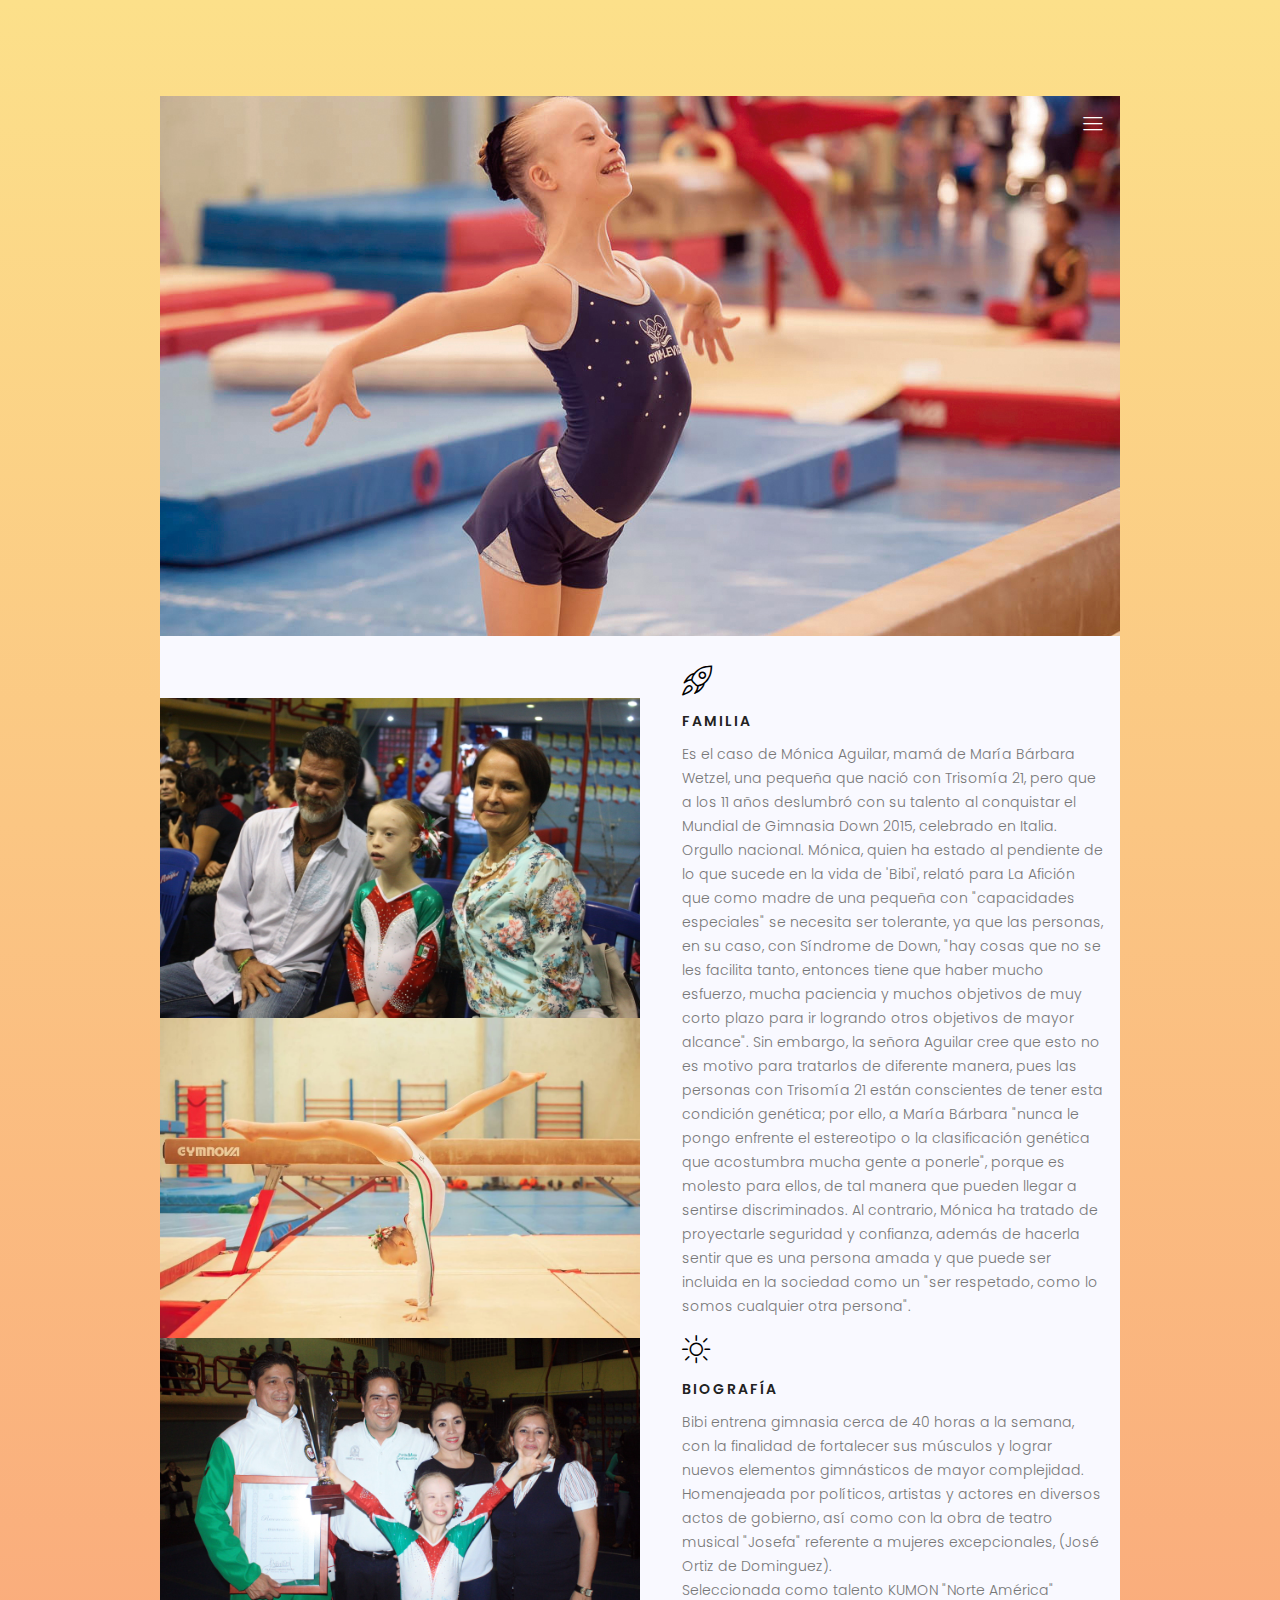
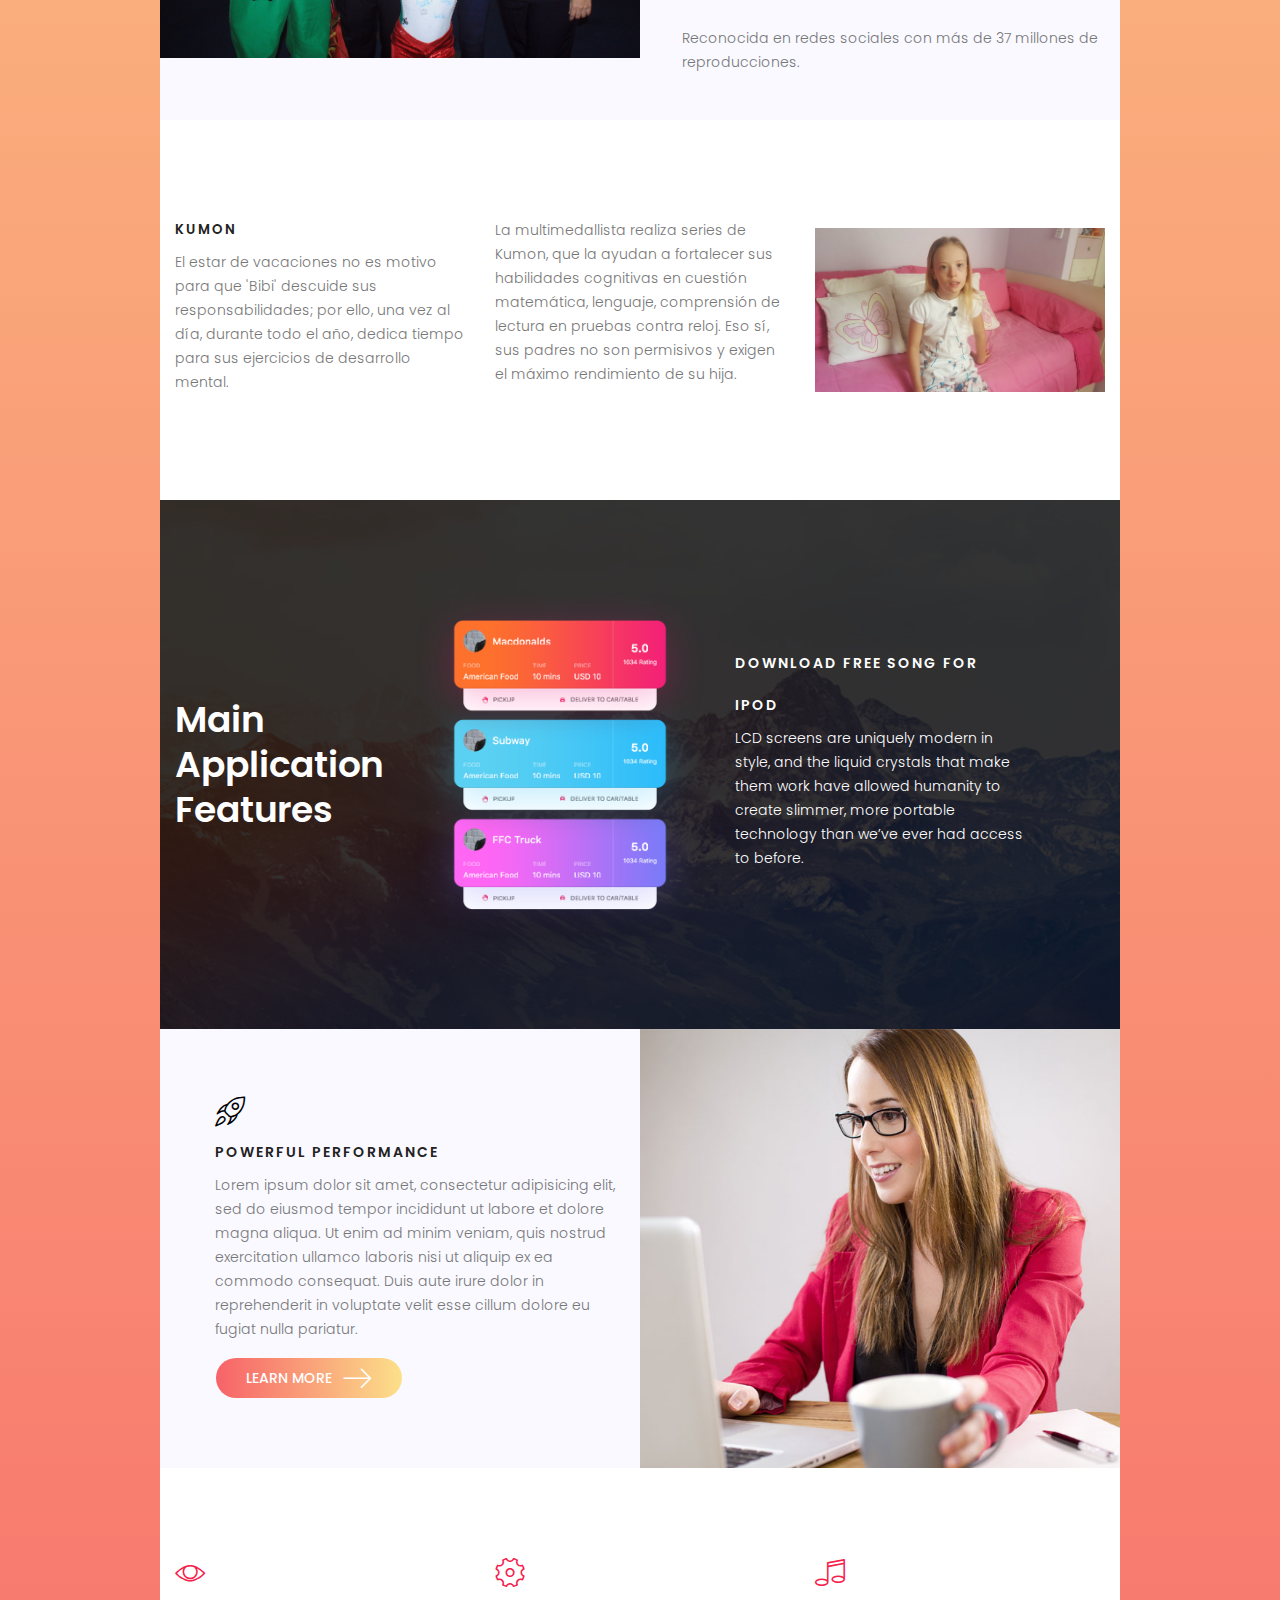
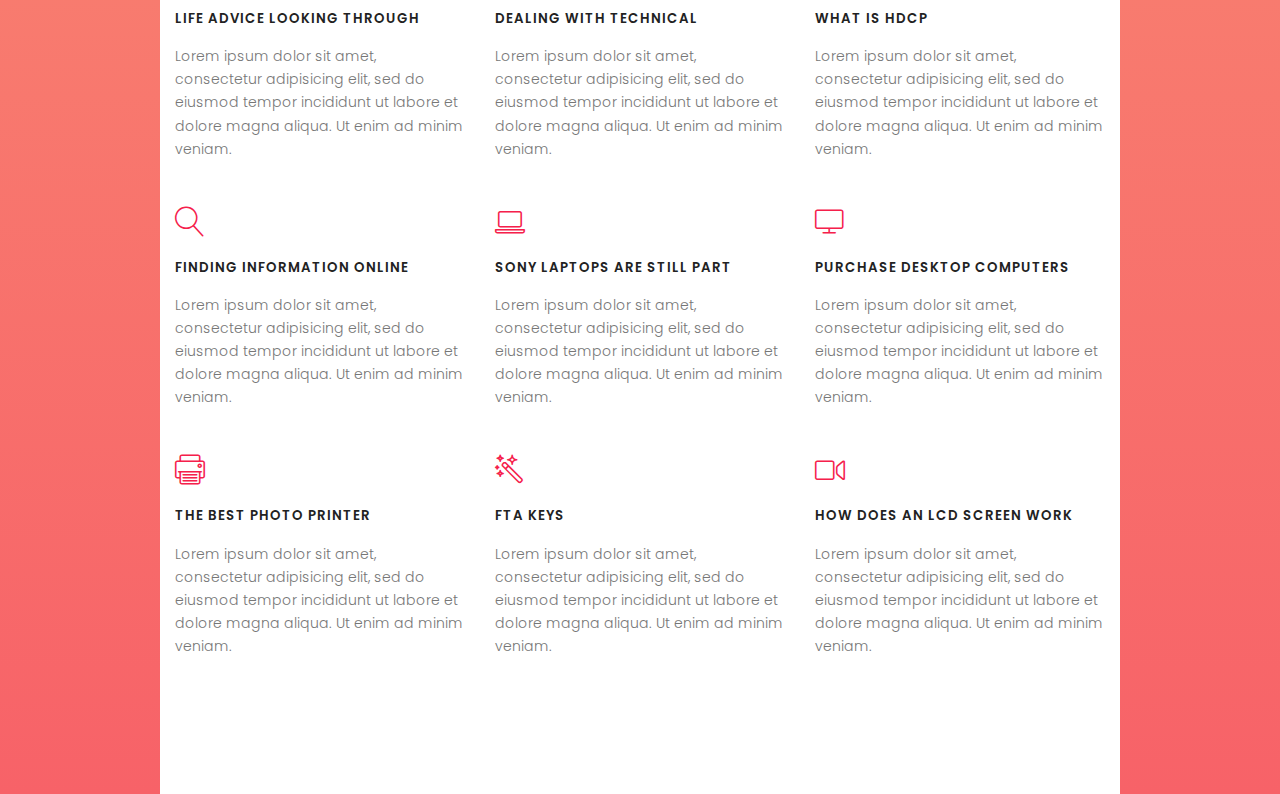
<file: index.html>
<!DOCTYPE html>
<html lang="zxx" class="no-js">
<head>
	<!-- Mobile Specific Meta -->
	<meta name="viewport" content="width=device-width, initial-scale=1, shrink-to-fit=no">
	<!-- Favicon-->
	<link rel="shortcut icon" href="img/fav.png">
	<!-- Author Meta -->
	<meta name="author" content="Colorlib">
	<!-- Meta Description -->
	<meta name="description" content="">
	<!-- Meta Keyword -->
	<meta name="keywords" content="">
	<!-- meta character set -->
	<meta charset="UTF-8">
	<!-- Site Title -->
	<title>Bibi Wetzel</title>

	<link href="https://fonts.googleapis.com/css?family=Poppins:300,500,600" rel="stylesheet">
		<!--
		CSS
		============================================= -->
		<link rel="stylesheet" href="css/linearicons.css">
		<link rel="stylesheet" href="css/owl.carousel.css">
		<link rel="stylesheet" href="css/font-awesome.min.css">
		<link rel="stylesheet" href="css/nice-select.css">
		<link rel="stylesheet" href="css/magnific-popup.css">
		<link rel="stylesheet" href="css/bootstrap.css">
		<link rel="stylesheet" href="css/main.css">
	</head>
	<body>
		<div class="main-wrapper-first">
			<div class="hero-area relative">
				<header>
					<div class="container">
						<div class="header-wrap">
							<div class="header-top d-flex justify-content-between align-items-center">
								<div class="logo">
									<!-- <a href="index.html"><img src="img/logo.png" alt=""></a> -->
								</div>
								<div class="main-menubar d-flex align-items-center">
									<nav class="hide">
										<a href="index.html">Inicio</a>
										<a href="generic.html">Historia</a>
										<a href="elements.html">Elements</a>
									</nav>
									<div class="menu-bar"><span class="lnr lnr-menu"></span></div>
								</div>
							</div>
						</div>
					</div>
				</header>
				<div class="banner-area">
					<div class="overlay hero-overlay-bg"></div>
					<div class="container">
						<div class="row height align-items-center justify-content-center">
							<div class="col-lg-7"></div>
						</div>
					</div>
				</div>
			</div>
		</div>
		<div class="main-wrapper">
			<!-- Start About Top Area -->
			<section class="about-top-area">
				<div class="container-fluid">
					<div class="row h-100 justify-content-start align-items-center">
						<div class="col-lg-6 about-left">
							<div class="overlay overlay-bg"></div>
							<img class="img-fluid" src="img/about1.jpg" alt="">
							<img class="img-fluid" src="img/bibi3.jpg" alt="">
							<img class="img-fluid" src="img/recibimiento-a-bibi-1.jpg" alt="">
						</div>
						<div class="col-lg-6 about-right pt-30 pb-30">
							<div class="single-desc">
								<span class="icon lnr lnr-rocket"></span>
								<h2>Familia</h2>
								<p>
									Es el caso de Mónica Aguilar, mamá de María Bárbara Wetzel,
									una pequeña que nació con Trisomía 21, pero que a los 11 años
									deslumbró con su talento al conquistar el Mundial de Gimnasia
									Down 2015, celebrado en Italia. Orgullo nacional. Mónica, quien
									ha estado al pendiente de lo que sucede en la vida de 'Bibi',
									relató para La Afición que como madre de una pequeña con "capacidades
									especiales" se necesita ser tolerante, ya que las personas, en
									su caso, con Síndrome de Down, "hay cosas que no se les facilita tanto,
									entonces tiene que haber mucho esfuerzo, mucha paciencia y muchos
									objetivos de muy corto plazo para ir logrando otros objetivos de
									mayor alcance". Sin embargo, la señora Aguilar cree que esto no es
									motivo para tratarlos de diferente manera, pues las personas con
									Trisomía 21 están conscientes de tener esta condición genética;
									por ello, a María Bárbara "nunca le pongo enfrente el estereotipo
									o la clasificación genética que acostumbra mucha gente a ponerle",
									porque es molesto para ellos, de tal manera que pueden llegar a
									sentirse discriminados. Al contrario, Mónica ha tratado de proyectarle
									seguridad y confianza, además de hacerla sentir que es una persona
									amada y que puede ser incluida en la sociedad como un "ser respetado,
									como lo somos cualquier otra persona".
								</p>
							</div>
							<div class="single-desc">
								<span class="icon lnr lnr-sun"></span>
								<h2>Biografía</h2>
								<p>
										Bibi entrena gimnasia cerca de 40 horas a la semana,
                    con la finalidad de fortalecer sus músculos y lograr
                    nuevos elementos gimnásticos de mayor
                    complejidad.<br>
								    Homenajeada por políticos, artistas y actores en diversos
                    actos de gobierno, así como con la obra de teatro musical
                    "Josefa" referente a mujeres excepcionales, (José Ortiz de Dominguez).
                    <br>
                    Seleccionada como talento KUMON "Norte América"
                    <br>
                    <br>
                  	Reconocida en redes sociales con más de 37 millones
                    de reproducciones.
								</p>
							</div>
						</div>
					</div>
				</div>
			</section>
			<!-- End About Top Area -->
			<!-- Start Feature Area -->
			<section class="feature-area pt-90 pb-90">
				<div class="container">
					<div class="row h-100 justify-content-end align-items-center">
						<div class="col-lg-4 col-md-4 single-feature">
							<h2>KUMON</h2>
							<p>
								El estar de vacaciones no es motivo para que 'Bibi' descuide sus
								responsabilidades; por ello, una vez al día, durante todo el año, dedica tiempo para sus ejercicios de desarrollo mental.
							</p>
						</div>
						<div class="col-lg-4 col-md-4 single-feature">
							<!-- <h2>Facts Why Inkjet Printing</h2> -->
							<p>
							La multimedallista realiza series de Kumon, que la ayudan a fortalecer
							sus habilidades cognitivas en cuestión matemática, lenguaje, comprensión
							de lectura en pruebas contra reloj. Eso sí, sus padres no son permisivos y
							exigen el máximo rendimiento de su hija.
							</p>
						</div>
						<div class="col-lg-4 col-md-4 single-feature">
							<img class="img-fluid" src="img/kumon.jpg" alt="">
						</div>
					</div>
				</div>
			</section>
			<!-- End Feature Area -->
			<!-- Start Offer Area -->
			<section class="offer-area relative pt-90 pb-90">
				<div class="container">
					<div class="row h-100 justify-content-start align-items-center">
						<div class="col-lg-3">
							<h2>Main <br>
								Application <br>
								Features
							</h2>
						</div>
						<div class="col-lg-4">
							<img class="img-fluid" src="img/screen.png" alt="">
						</div>
						<div class="offer-desc col-lg-4">
							<h3>Download Free Song For Ipod</h3>
							<p>
								LCD screens are uniquely modern in style, and the liquid crystals that make them work have allowed humanity to create slimmer, more portable technology than we’ve ever had access to before.
							</p>
						</div>
					</div>
				</div>
			</section>
			<!-- End Offer Area -->
			<!-- Start About Bottom Area -->
			<section class="about-bottom-area">
				<div class="container-fluid">
					<div class="row h-100 justify-content-start align-items-center">
						<div class="col-lg-6 about-left pt-30 pb-30">
							<div class="single-desc">
								<span class="icon lnr lnr-rocket"></span>
								<h2>Powerful Performance</h2>
								<p>
									Lorem ipsum dolor sit amet, consectetur adipisicing elit, sed do eiusmod tempor incididunt ut labore et dolore magna aliqua. Ut enim ad minim veniam, quis nostrud exercitation ullamco laboris nisi ut aliquip ex ea commodo consequat. Duis aute irure dolor in reprehenderit in voluptate velit esse cillum dolore eu fugiat nulla pariatur.
								</p>
								<button class="primary-btn hover d-inline-flex align-items-center"><span class="mr-10">Learn More</span><span class="lnr lnr-arrow-right"></span></button>
							</div>
						</div>
						<div class="col-lg-6 about-right">
							<div class="overlay overlay-bg"></div>
							<img class="img-fluid" src="img/about2.jpg" alt="">
						</div>
					</div>
				</div>
			</section>
			<!-- End About Bottom Area -->
			<!-- Start Precess Area -->
			<section class="process-area pt-90 pb-90">
				<div class="container">
					<div class="row">
						<div class="col-lg-4 single-process">
							<span class="icon lnr lnr-eye"></span>
							<h2>Life Advice Looking Through</h2>
							<p>
								Lorem ipsum dolor sit amet, consectetur adipisicing elit, sed do eiusmod tempor incididunt ut labore et dolore magna aliqua. Ut enim ad minim veniam.
							</p>
						</div>
						<div class="col-lg-4 single-process">
							<span class="icon lnr lnr-cog"></span>
							<h2>Dealing With Technical</h2>
							<p>
								Lorem ipsum dolor sit amet, consectetur adipisicing elit, sed do eiusmod tempor incididunt ut labore et dolore magna aliqua. Ut enim ad minim veniam.
							</p>
						</div>
						<div class="col-lg-4 single-process">
							<span class="icon lnr lnr-music-note"></span>
							<h2>What Is Hdcp</h2>
							<p>
								Lorem ipsum dolor sit amet, consectetur adipisicing elit, sed do eiusmod tempor incididunt ut labore et dolore magna aliqua. Ut enim ad minim veniam.
							</p>
						</div>
						<div class="col-lg-4 single-process">
							<span class="icon lnr lnr-magnifier"></span>
							<h2>Finding Information Online</h2>
							<p>
								Lorem ipsum dolor sit amet, consectetur adipisicing elit, sed do eiusmod tempor incididunt ut labore et dolore magna aliqua. Ut enim ad minim veniam.
							</p>
						</div>
						<div class="col-lg-4 single-process">
							<span class="icon lnr lnr-laptop"></span>
							<h2>Sony Laptops Are Still Part</h2>
							<p>
								Lorem ipsum dolor sit amet, consectetur adipisicing elit, sed do eiusmod tempor incididunt ut labore et dolore magna aliqua. Ut enim ad minim veniam.
							</p>
						</div>
						<div class="col-lg-4 single-process">
							<span class="icon lnr lnr-screen"></span>
							<h2>Purchase Desktop Computers</h2>
							<p>
								Lorem ipsum dolor sit amet, consectetur adipisicing elit, sed do eiusmod tempor incididunt ut labore et dolore magna aliqua. Ut enim ad minim veniam.
							</p>
						</div>
						<div class="col-lg-4 single-process">
							<span class="icon lnr lnr-printer"></span>
							<h2>The Best Photo Printer</h2>
							<p>
								Lorem ipsum dolor sit amet, consectetur adipisicing elit, sed do eiusmod tempor incididunt ut labore et dolore magna aliqua. Ut enim ad minim veniam.
							</p>
						</div>
						<div class="col-lg-4 single-process">
							<span class="icon lnr lnr-magic-wand"></span>
							<h2>Fta Keys</h2>
							<p>
								Lorem ipsum dolor sit amet, consectetur adipisicing elit, sed do eiusmod tempor incididunt ut labore et dolore magna aliqua. Ut enim ad minim veniam.
							</p>
						</div>
						<div class="col-lg-4 single-process">
							<span class="icon lnr lnr-camera-video"></span>
							<h2>How Does An Lcd Screen Work</h2>
							<p>
								Lorem ipsum dolor sit amet, consectetur adipisicing elit, sed do eiusmod tempor incididunt ut labore et dolore magna aliqua. Ut enim ad minim veniam.
							</p>
						</div>
					</div>
				</div>
			</section>
			<!-- End Precess Area -->
		</div>
		<script src="js/vendor/jquery-2.2.4.min.js"></script>
		<script src="https://cdnjs.cloudflare.com/ajax/libs/popper.js/1.11.0/umd/popper.min.js" integrity="sha384-b/U6ypiBEHpOf/4+1nzFpr53nxSS+GLCkfwBdFNTxtclqqenISfwAzpKaMNFNmj4" crossorigin="anonymous"></script>
		<script src="js/vendor/bootstrap.min.js"></script>
		<script src="js/jquery.ajaxchimp.min.js"></script>
		<script src="js/owl.carousel.min.js"></script>
		<script src="js/jquery.nice-select.min.js"></script>
		<script src="js/jquery.magnific-popup.min.js"></script>
		<script src="js/main.js"></script>
	</body>
</html>
</file>
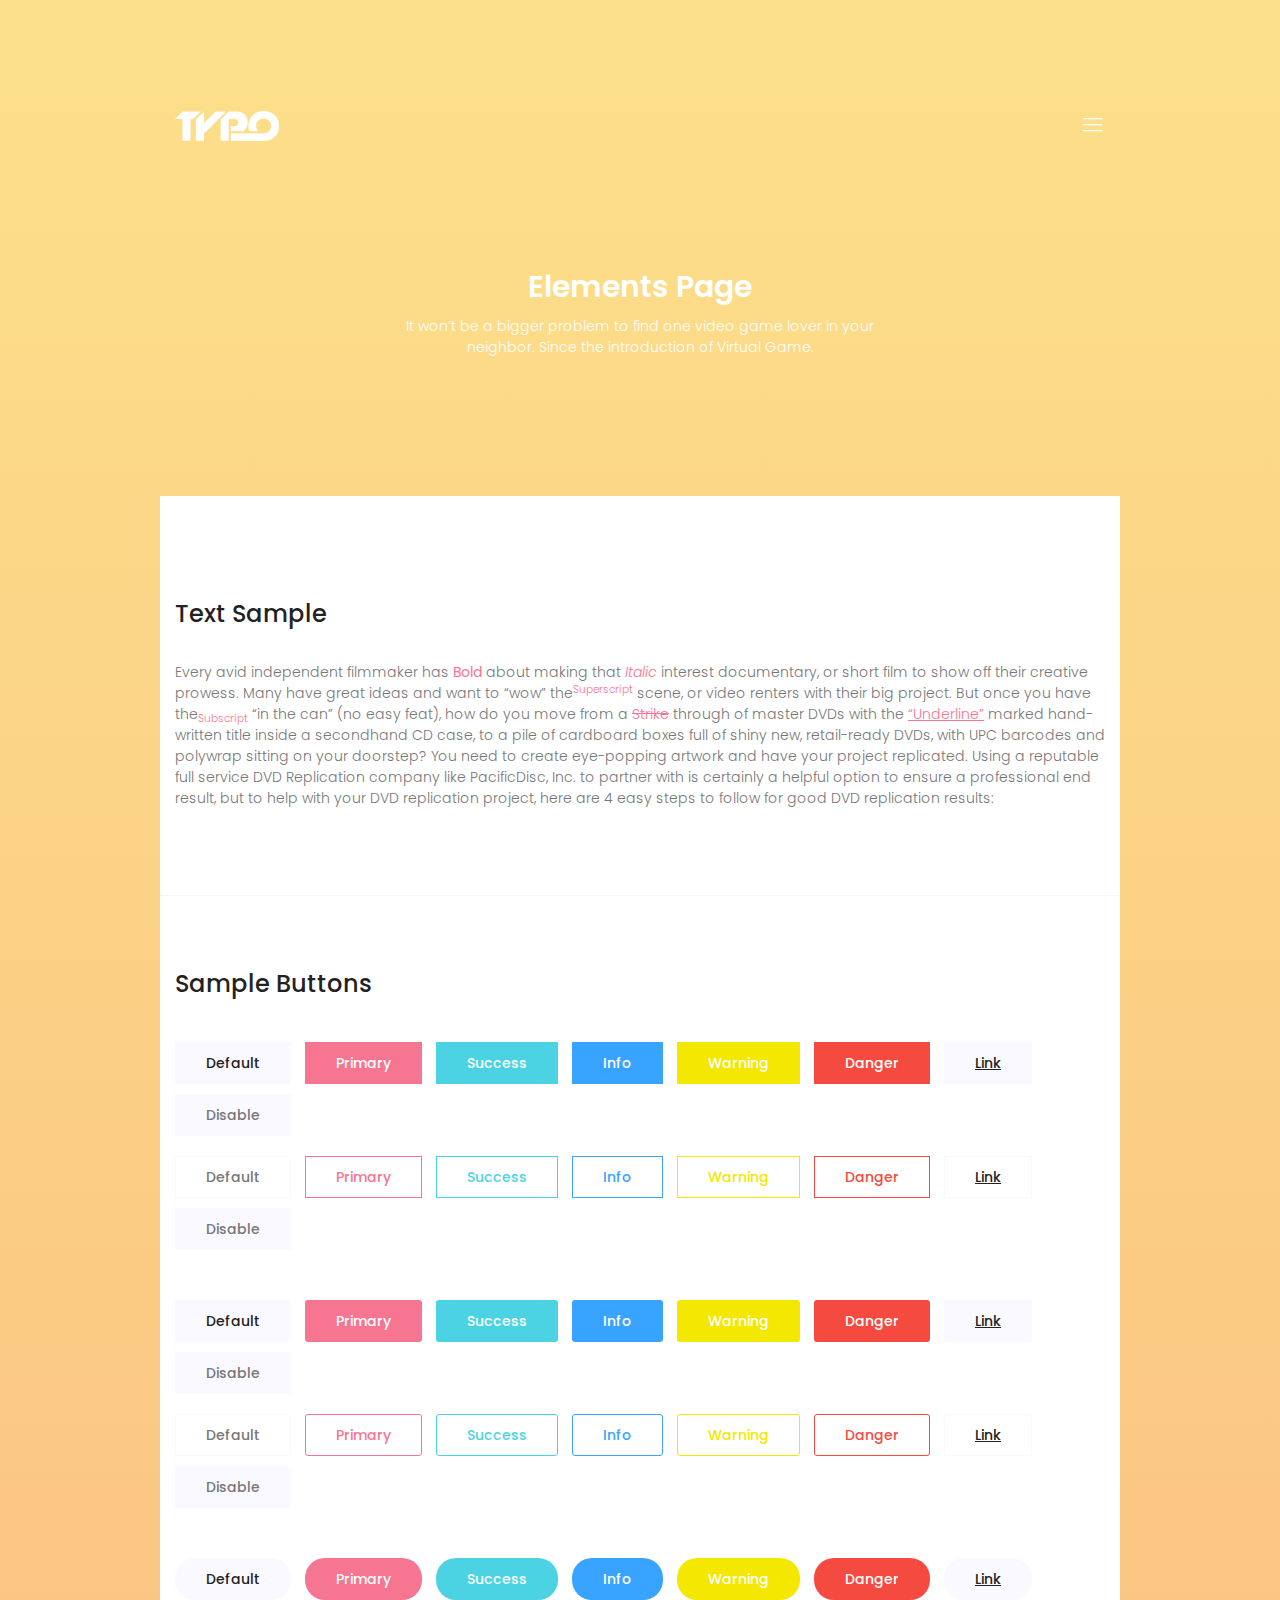
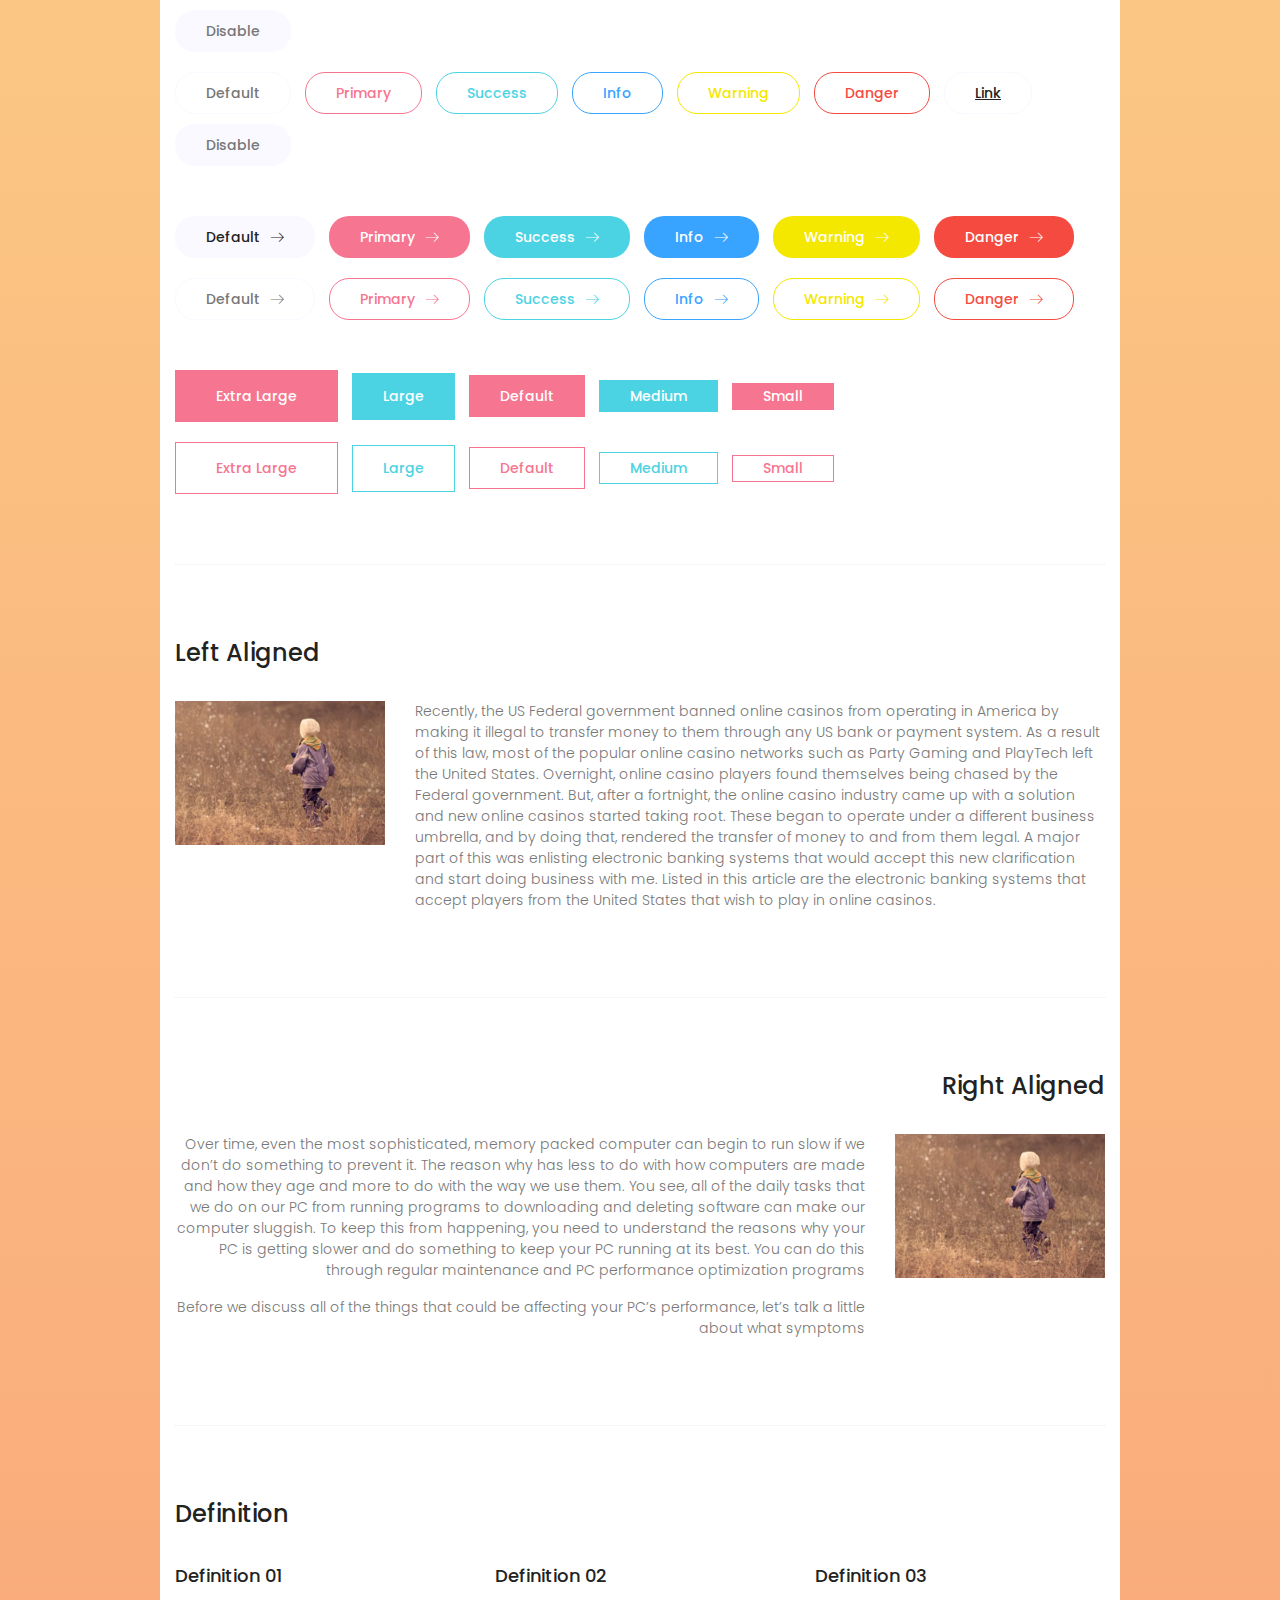
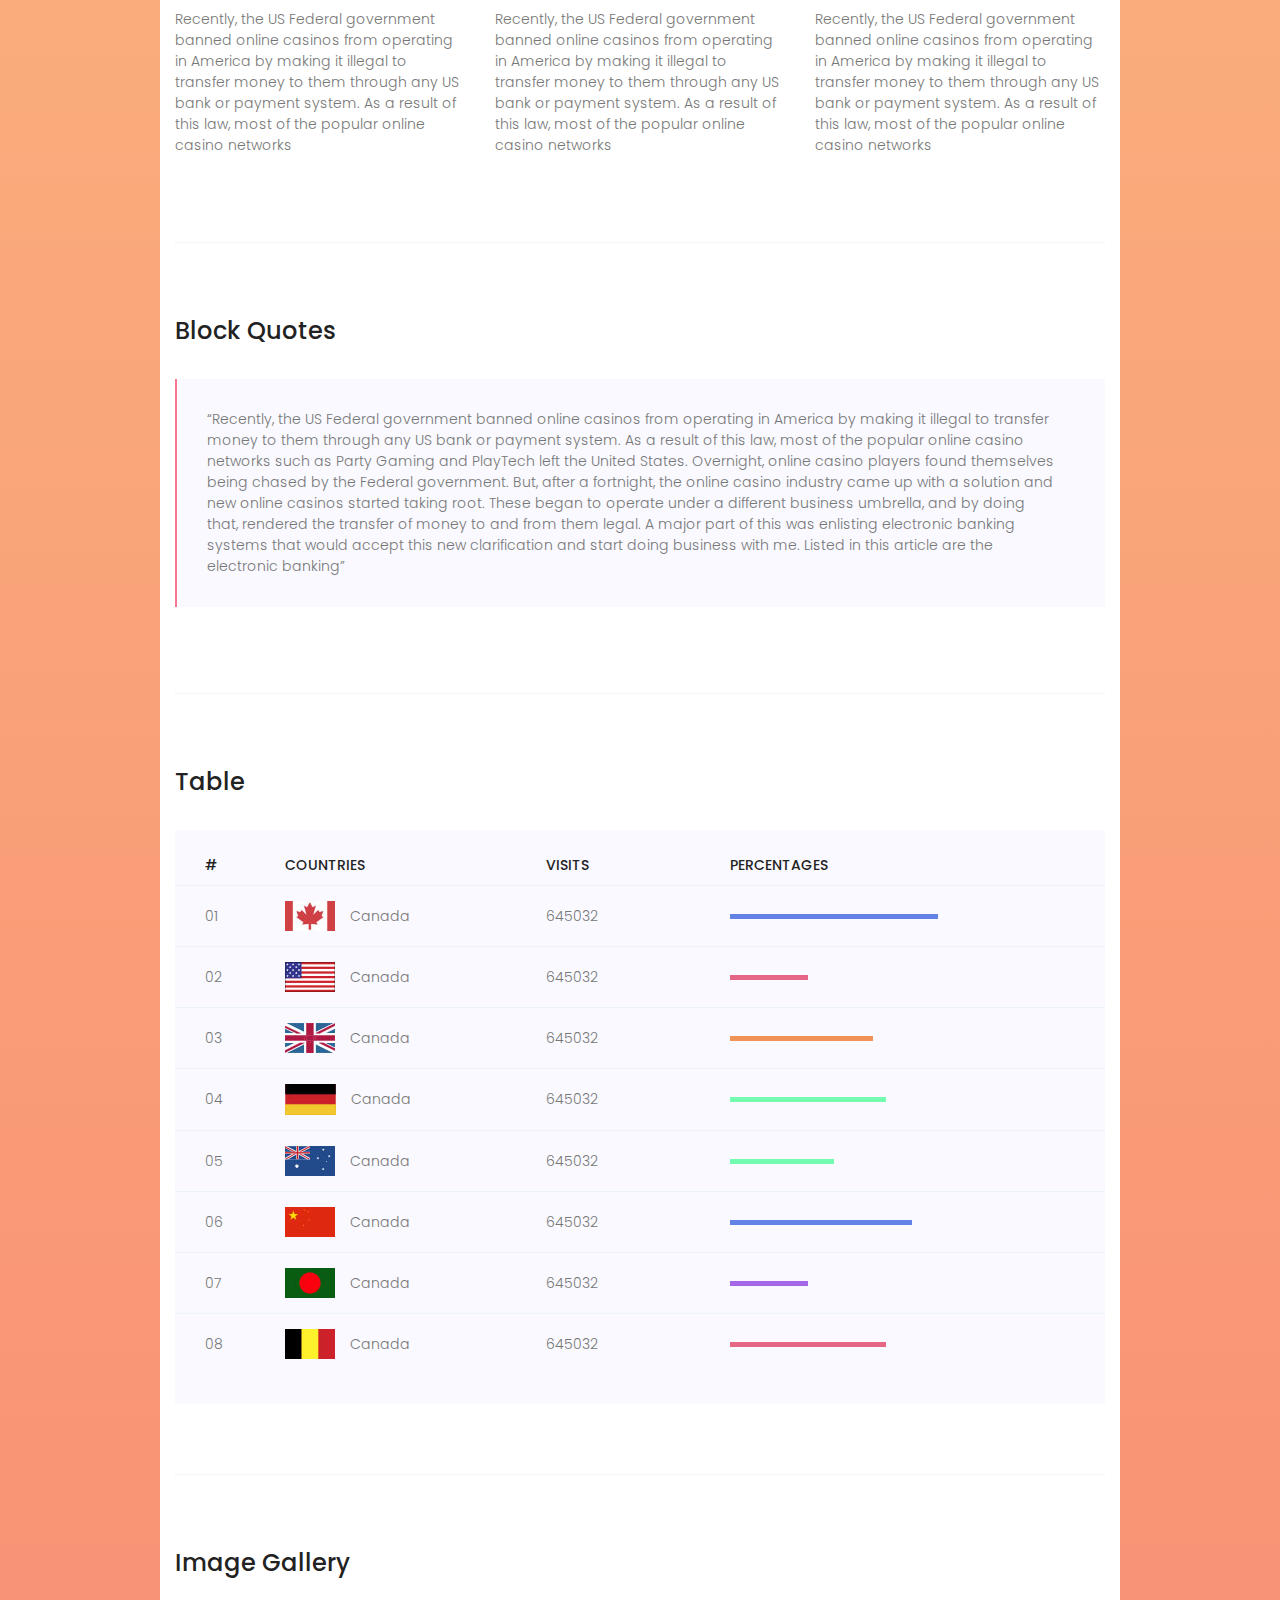
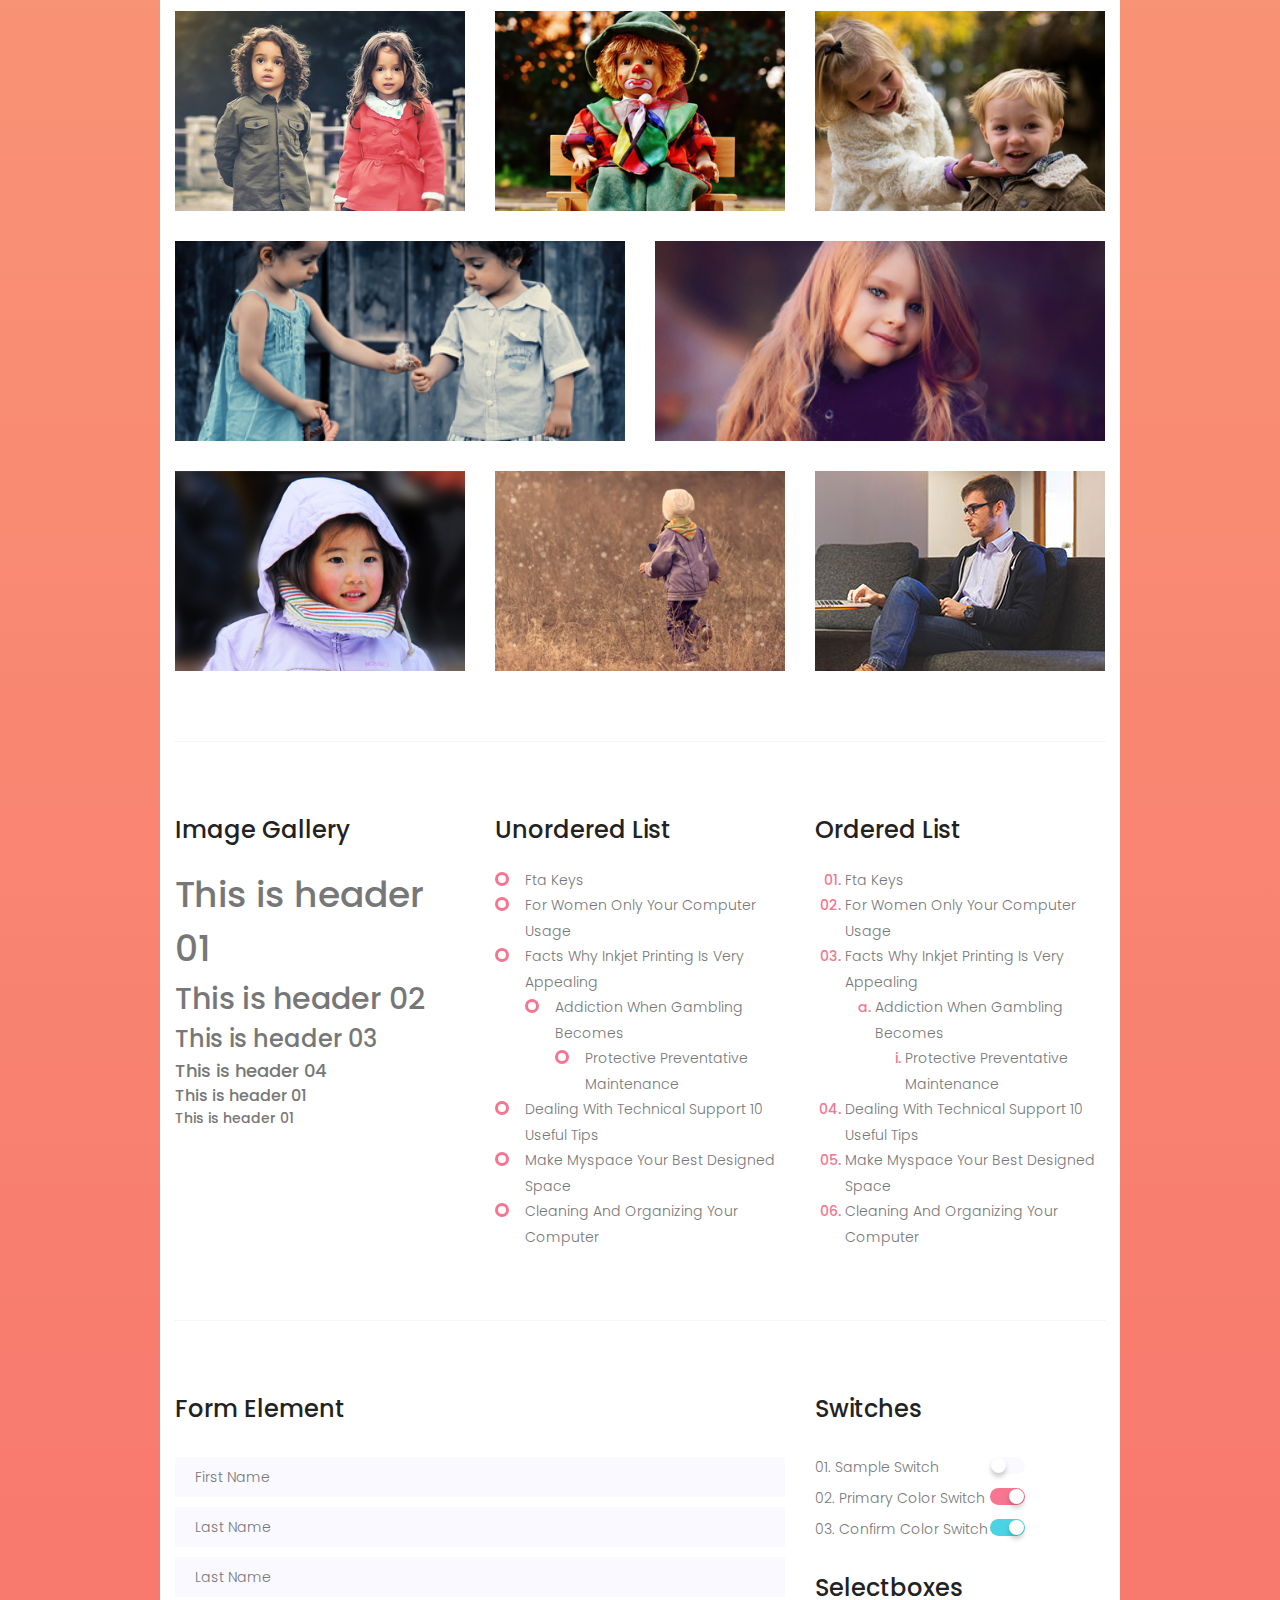
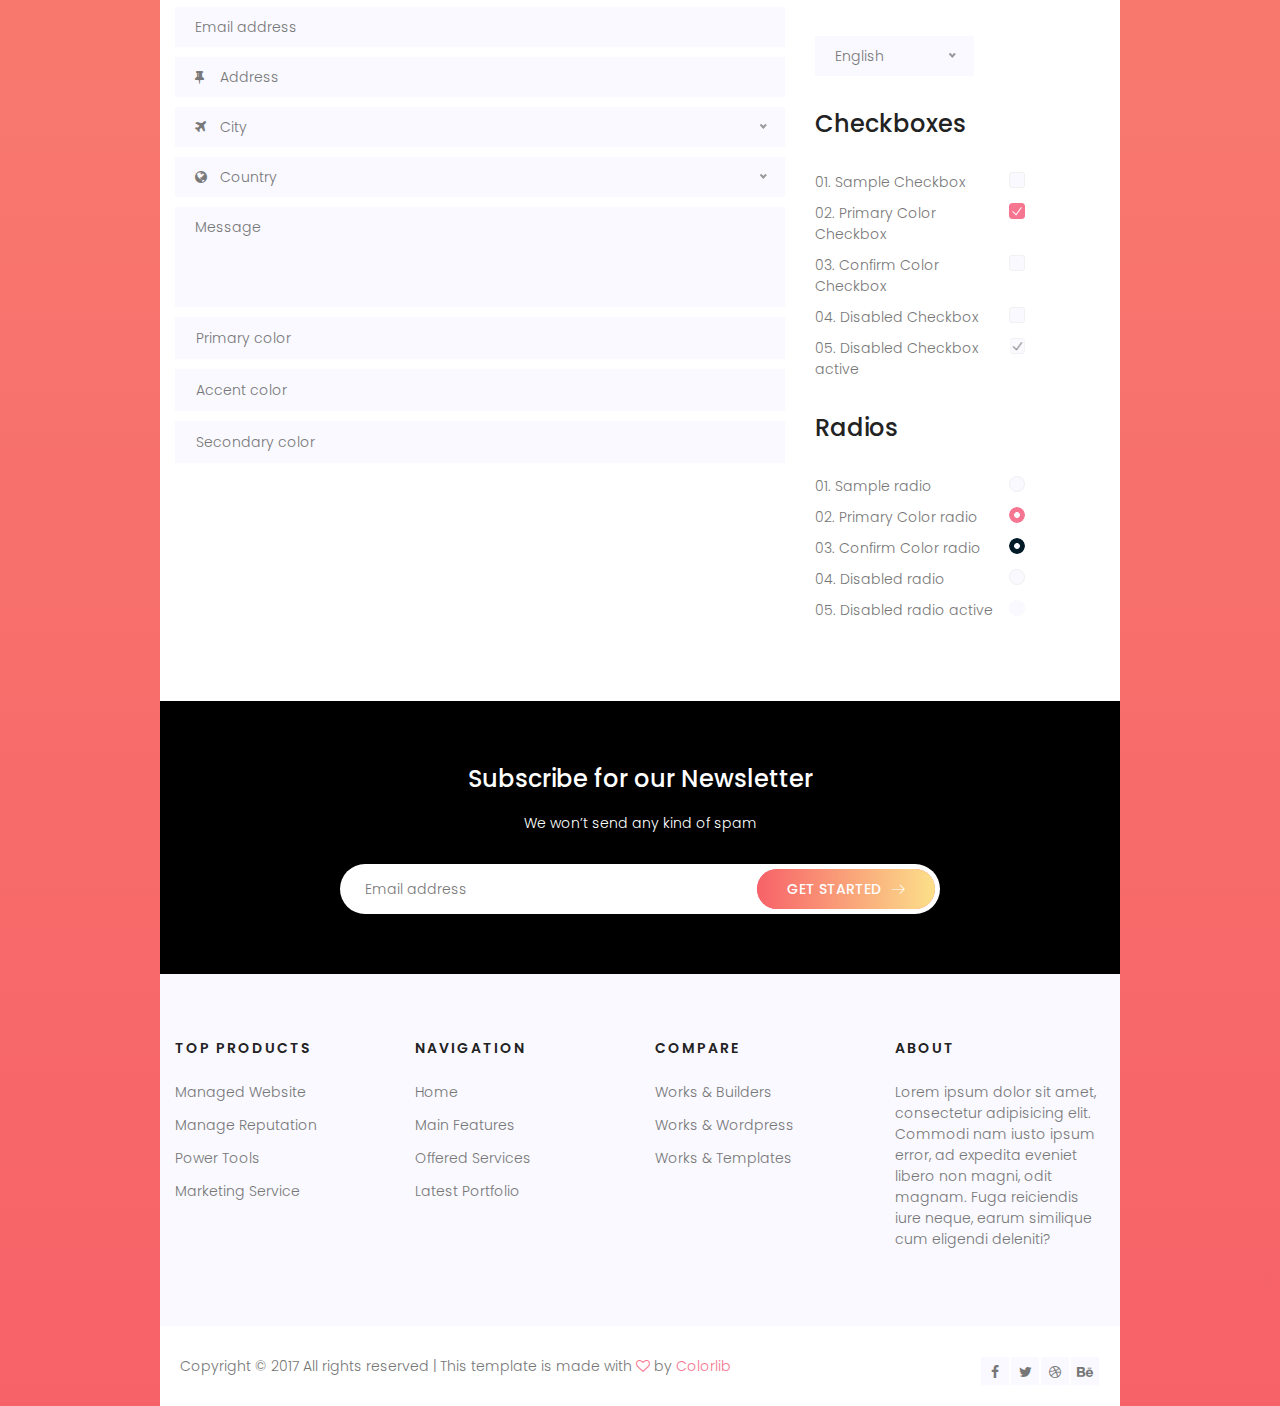
<file: elements.html>
<!DOCTYPE html>
<html lang="zxx" class="no-js">
<head>
	<!-- Mobile Specific Meta -->
	<meta name="viewport" content="width=device-width, initial-scale=1, shrink-to-fit=no">
	<!-- Favicon-->
	<link rel="shortcut icon" href="img/fav.png">
	<!-- Author Meta -->
	<meta name="author" content="Colorlib">
	<!-- Meta Description -->
	<meta name="description" content="">
	<!-- Meta Keyword -->
	<meta name="keywords" content="">
	<!-- meta character set -->
	<meta charset="UTF-8">
	<!-- Site Title -->
	<title>Bobsled</title>

	<link href="https://fonts.googleapis.com/css?family=Poppins:300,500,600" rel="stylesheet">
		<!--
		CSS
		============================================= -->
		<link rel="stylesheet" href="css/linearicons.css">
		<link rel="stylesheet" href="css/owl.carousel.css">
		<link rel="stylesheet" href="css/font-awesome.min.css">
		<link rel="stylesheet" href="css/nice-select.css">
		<link rel="stylesheet" href="css/magnific-popup.css">
		<link rel="stylesheet" href="css/bootstrap.css">
		<link rel="stylesheet" href="css/main.css">
	</head>
	<body>
		<div class="main-wrapper-first relative">
			<header>
				<div class="container">
					<div class="header-wrap">
						<div class="header-top d-flex justify-content-between align-items-center">
							<div class="logo">
								<img src="img/logo.png" alt="">
							</div>
							<div class="main-menubar d-flex align-items-center">
								<nav class="hide">
									<a href="index.html">Home</a>
									<a href="generic.html">Generic</a>
									<a href="elements.html">Elements</a>
								</nav>
								<div class="menu-bar"><span class="lnr lnr-menu"></span></div>
							</div>
						</div>
					</div>
				</div>
			</header>
			<div class="banner-area relative">
				<div class="overlay hero-overlay-bg"></div>
				<div class="container">
					<div class="row justify-content-center generic-height align-items-center">
						<div class="col-lg-8">
							<div class="banner-content text-center">
								<h1 class="text-white mb-10">Elements Page</h1>
								<p class="text-white">It won’t be a bigger problem to find one video game lover in your <br> neighbor. Since the introduction of Virtual Game.</p>
							</div>
						</div>
					</div>
				</div>
			</div>

			<!-- Start Sample Area -->
			<section class="sample-text-area">
				<div class="container">
					<h3 class="text-heading">Text Sample</h3>
					<p class="sample-text">
						Every avid independent filmmaker has <b>Bold</b> about making that <i>Italic</i> interest documentary, or short film to show off their creative prowess. Many have great ideas and want to “wow” the<sup>Superscript</sup> scene, or video renters with their big project.  But once you have the<sub>Subscript</sub> “in the can” (no easy feat), how do you move from a <del>Strike</del> through of master DVDs with the <u>“Underline”</u> marked hand-written title inside a secondhand CD case, to a pile of cardboard boxes full of shiny new, retail-ready DVDs, with UPC barcodes and polywrap sitting on your doorstep?  You need to create eye-popping artwork and have your project replicated. Using a reputable full service DVD Replication company like PacificDisc, Inc. to partner with is certainly a helpful option to ensure a professional end result, but to help with your DVD replication project, here are 4 easy steps to follow for good DVD replication results:

					</p>
				</div>
			</section>
			<!-- End Sample Area -->
			<!-- Start Button -->
			<section class="button-area">
				<div class="container border-top-generic">
					<h3 class="text-heading">Sample Buttons</h3>
					<div class="button-group-area">
						<a href="#" class="genric-btn default">Default</a>
						<a href="#" class="genric-btn primary">Primary</a>
						<a href="#" class="genric-btn success">Success</a>
						<a href="#" class="genric-btn info">Info</a>
						<a href="#" class="genric-btn warning">Warning</a>
						<a href="#" class="genric-btn danger">Danger</a>
						<a href="#" class="genric-btn link">Link</a>
						<a href="#" class="genric-btn disable">Disable</a>
					</div>
					<div class="button-group-area mt-10">
						<a href="#" class="genric-btn default-border">Default</a>
						<a href="#" class="genric-btn primary-border">Primary</a>
						<a href="#" class="genric-btn success-border">Success</a>
						<a href="#" class="genric-btn info-border">Info</a>
						<a href="#" class="genric-btn warning-border">Warning</a>
						<a href="#" class="genric-btn danger-border">Danger</a>
						<a href="#" class="genric-btn link-border">Link</a>
						<a href="#" class="genric-btn disable">Disable</a>
					</div>
					<div class="button-group-area mt-40">
						<a href="#" class="genric-btn default radius">Default</a>
						<a href="#" class="genric-btn primary radius">Primary</a>
						<a href="#" class="genric-btn success radius">Success</a>
						<a href="#" class="genric-btn info radius">Info</a>
						<a href="#" class="genric-btn warning radius">Warning</a>
						<a href="#" class="genric-btn danger radius">Danger</a>
						<a href="#" class="genric-btn link radius">Link</a>
						<a href="#" class="genric-btn disable radius">Disable</a>
					</div>
					<div class="button-group-area mt-10">
						<a href="#" class="genric-btn default-border radius">Default</a>
						<a href="#" class="genric-btn primary-border radius">Primary</a>
						<a href="#" class="genric-btn success-border radius">Success</a>
						<a href="#" class="genric-btn info-border radius">Info</a>
						<a href="#" class="genric-btn warning-border radius">Warning</a>
						<a href="#" class="genric-btn danger-border radius">Danger</a>
						<a href="#" class="genric-btn link-border radius">Link</a>
						<a href="#" class="genric-btn disable radius">Disable</a>
					</div>
					<div class="button-group-area mt-40">
						<a href="#" class="genric-btn default circle">Default</a>
						<a href="#" class="genric-btn primary circle">Primary</a>
						<a href="#" class="genric-btn success circle">Success</a>
						<a href="#" class="genric-btn info circle">Info</a>
						<a href="#" class="genric-btn warning circle">Warning</a>
						<a href="#" class="genric-btn danger circle">Danger</a>
						<a href="#" class="genric-btn link circle">Link</a>
						<a href="#" class="genric-btn disable circle">Disable</a>
					</div>
					<div class="button-group-area mt-10">
						<a href="#" class="genric-btn default-border circle">Default</a>
						<a href="#" class="genric-btn primary-border circle">Primary</a>
						<a href="#" class="genric-btn success-border circle">Success</a>
						<a href="#" class="genric-btn info-border circle">Info</a>
						<a href="#" class="genric-btn warning-border circle">Warning</a>
						<a href="#" class="genric-btn danger-border circle">Danger</a>
						<a href="#" class="genric-btn link-border circle">Link</a>
						<a href="#" class="genric-btn disable circle">Disable</a>
					</div>
					<div class="button-group-area mt-40">
						<a href="#" class="genric-btn default circle arrow">Default<span class="lnr lnr-arrow-right"></span></a>
						<a href="#" class="genric-btn primary circle arrow">Primary<span class="lnr lnr-arrow-right"></span></a>
						<a href="#" class="genric-btn success circle arrow">Success<span class="lnr lnr-arrow-right"></span></a>
						<a href="#" class="genric-btn info circle arrow">Info<span class="lnr lnr-arrow-right"></span></a>
						<a href="#" class="genric-btn warning circle arrow">Warning<span class="lnr lnr-arrow-right"></span></a>
						<a href="#" class="genric-btn danger circle arrow">Danger<span class="lnr lnr-arrow-right"></span></a>
					</div>
					<div class="button-group-area mt-10">
						<a href="#" class="genric-btn default-border circle arrow">Default<span class="lnr lnr-arrow-right"></span></a>
						<a href="#" class="genric-btn primary-border circle arrow">Primary<span class="lnr lnr-arrow-right"></span></a>
						<a href="#" class="genric-btn success-border circle arrow">Success<span class="lnr lnr-arrow-right"></span></a>
						<a href="#" class="genric-btn info-border circle arrow">Info<span class="lnr lnr-arrow-right"></span></a>
						<a href="#" class="genric-btn warning-border circle arrow">Warning<span class="lnr lnr-arrow-right"></span></a>
						<a href="#" class="genric-btn danger-border circle arrow">Danger<span class="lnr lnr-arrow-right"></span></a>
					</div>
					<div class="button-group-area mt-40">
						<a href="#" class="genric-btn primary e-large">Extra Large</a>
						<a href="#" class="genric-btn success large">Large</a>
						<a href="#" class="genric-btn primary">Default</a>
						<a href="#" class="genric-btn success medium">Medium</a>
						<a href="#" class="genric-btn primary small">Small</a>
					</div>
					<div class="button-group-area mt-10">
						<a href="#" class="genric-btn primary-border e-large">Extra Large</a>
						<a href="#" class="genric-btn success-border large">Large</a>
						<a href="#" class="genric-btn primary-border">Default</a>
						<a href="#" class="genric-btn success-border medium">Medium</a>
						<a href="#" class="genric-btn primary-border small">Small</a>
					</div>
				</div>
			</section>
			<!-- End Button -->
			<!-- Start Align Area -->
			<div class="white-bg">
				<div class="container">
					<div class="section-top-border">
						<h3 class="mb-30">Left Aligned</h3>
						<div class="row">
							<div class="col-md-3">
								<img src="img/d.jpg" alt="" class="img-fluid">
							</div>
							<div class="col-md-9 mt-sm-20">
								<p>Recently, the US Federal government banned online casinos from operating in America by making it illegal to transfer money to them through any US bank or payment system. As a result of this law, most of the popular online casino networks such as Party Gaming and PlayTech left the United States. Overnight, online casino players found themselves being chased by the Federal government. But, after a fortnight, the online casino industry came up with a solution and new online casinos started taking root. These began to operate under a different business umbrella, and by doing that, rendered the transfer of money to and from them legal. A major part of this was enlisting electronic banking systems that would accept this new clarification and start doing business with me. Listed in this article are the electronic banking systems that accept players from the United States that wish to play in online casinos.</p>
							</div>
						</div>
					</div>
					<div class="section-top-border text-right">
						<h3 class="mb-30">Right Aligned</h3>
						<div class="row">
							<div class="col-md-9">
								<p class="text-right">Over time, even the most sophisticated, memory packed computer can begin to run slow if we don’t do something to prevent it. The reason why has less to do with how computers are made and how they age and more to do with the way we use them. You see, all of the daily tasks that we do on our PC from running programs to downloading and deleting software can make our computer sluggish. To keep this from happening, you need to understand the reasons why your PC is getting slower and do something to keep your PC running at its best. You can do this through regular maintenance and PC performance optimization programs</p>
								<p class="text-right">Before we discuss all of the things that could be affecting your PC’s performance, let’s talk a little about what symptoms</p>
							</div>
							<div class="col-md-3">
								<img src="img/d.jpg" alt="" class="img-fluid">
							</div>
						</div>
					</div>
					<div class="section-top-border">
						<h3 class="mb-30">Definition</h3>
						<div class="row">
							<div class="col-md-4">
								<div class="single-defination">
									<h4 class="mb-20">Definition 01</h4>
									<p>Recently, the US Federal government banned online casinos from operating in America by making it illegal to transfer money to them through any US bank or payment system. As a result of this law, most of the popular online casino networks</p>
								</div>
							</div>
							<div class="col-md-4">
								<div class="single-defination">
									<h4 class="mb-20">Definition 02</h4>
									<p>Recently, the US Federal government banned online casinos from operating in America by making it illegal to transfer money to them through any US bank or payment system. As a result of this law, most of the popular online casino networks</p>
								</div>
							</div>
							<div class="col-md-4">
								<div class="single-defination">
									<h4 class="mb-20">Definition 03</h4>
									<p>Recently, the US Federal government banned online casinos from operating in America by making it illegal to transfer money to them through any US bank or payment system. As a result of this law, most of the popular online casino networks</p>
								</div>
							</div>
						</div>
					</div>
					<div class="section-top-border">
						<h3 class="mb-30">Block Quotes</h3>
						<div class="row">
							<div class="col-lg-12">
								<blockquote class="generic-blockquote">
									“Recently, the US Federal government banned online casinos from operating in America by making it illegal to transfer money to them through any US bank or payment system. As a result of this law, most of the popular online casino networks such as Party Gaming and PlayTech left the United States. Overnight, online casino players found themselves being chased by the Federal government. But, after a fortnight, the online casino industry came up with a solution and new online casinos started taking root. These began to operate under a different business umbrella, and by doing that, rendered the transfer of money to and from them legal. A major part of this was enlisting electronic banking systems that would accept this new clarification and start doing business with me. Listed in this article are the electronic banking”
								</blockquote>
							</div>
						</div>
					</div>
					<div class="section-top-border">
						<h3 class="mb-30">Table</h3>
						<div class="progress-table-wrap">
							<div class="progress-table">
								<div class="table-head">
									<div class="serial">#</div>
									<div class="country">Countries</div>
									<div class="visit">Visits</div>
									<div class="percentage">Percentages</div>
								</div>
								<div class="table-row">
									<div class="serial">01</div>
									<div class="country"> <img src="img/f1.jpg" alt="flag">Canada</div>
									<div class="visit">645032</div>
									<div class="percentage">
										<div class="progress">
											<div class="progress-bar color-1" role="progressbar" style="width: 80%" aria-valuenow="80" aria-valuemin="0" aria-valuemax="100"></div>
										</div>
									</div>
								</div>
								<div class="table-row">
									<div class="serial">02</div>
									<div class="country"> <img src="img/f2.jpg" alt="flag">Canada</div>
									<div class="visit">645032</div>
									<div class="percentage">
										<div class="progress">
											<div class="progress-bar color-2" role="progressbar" style="width: 30%" aria-valuenow="30" aria-valuemin="0" aria-valuemax="100"></div>
										</div>
									</div>
								</div>
								<div class="table-row">
									<div class="serial">03</div>
									<div class="country"> <img src="img/f3.jpg" alt="flag">Canada</div>
									<div class="visit">645032</div>
									<div class="percentage">
										<div class="progress">
											<div class="progress-bar color-3" role="progressbar" style="width: 55%" aria-valuenow="55" aria-valuemin="0" aria-valuemax="100"></div>
										</div>
									</div>
								</div>
								<div class="table-row">
									<div class="serial">04</div>
									<div class="country"> <img src="img/f4.jpg" alt="flag">Canada</div>
									<div class="visit">645032</div>
									<div class="percentage">
										<div class="progress">
											<div class="progress-bar color-4" role="progressbar" style="width: 60%" aria-valuenow="60" aria-valuemin="0" aria-valuemax="100"></div>
										</div>
									</div>
								</div>
								<div class="table-row">
									<div class="serial">05</div>
									<div class="country"> <img src="img/f5.jpg" alt="flag">Canada</div>
									<div class="visit">645032</div>
									<div class="percentage">
										<div class="progress">
											<div class="progress-bar color-5" role="progressbar" style="width: 40%" aria-valuenow="40" aria-valuemin="0" aria-valuemax="100"></div>
										</div>
									</div>
								</div>
								<div class="table-row">
									<div class="serial">06</div>
									<div class="country"> <img src="img/f6.jpg" alt="flag">Canada</div>
									<div class="visit">645032</div>
									<div class="percentage">
										<div class="progress">
											<div class="progress-bar color-6" role="progressbar" style="width: 70%" aria-valuenow="70" aria-valuemin="0" aria-valuemax="100"></div>
										</div>
									</div>
								</div>
								<div class="table-row">
									<div class="serial">07</div>
									<div class="country"> <img src="img/f7.jpg" alt="flag">Canada</div>
									<div class="visit">645032</div>
									<div class="percentage">
										<div class="progress">
											<div class="progress-bar color-7" role="progressbar" style="width: 30%" aria-valuenow="30" aria-valuemin="0" aria-valuemax="100"></div>
										</div>
									</div>
								</div>
								<div class="table-row">
									<div class="serial">08</div>
									<div class="country"> <img src="img/f8.jpg" alt="flag">Canada</div>
									<div class="visit">645032</div>
									<div class="percentage">
										<div class="progress">
											<div class="progress-bar color-8" role="progressbar" style="width: 60%" aria-valuenow="60" aria-valuemin="0" aria-valuemax="100"></div>
										</div>
									</div>
								</div>
							</div>
						</div>
					</div>
					<div class="section-top-border">
						<h3>Image Gallery</h3>
						<div class="row gallery-item">
							<div class="col-md-4">
								<a href="img/g1.jpg" class="img-pop-up"><div class="single-gallery-image" style="background: url(img/g1.jpg);"></div></a>
							</div>
							<div class="col-md-4">
								<a href="img/g2.jpg" class="img-pop-up"><div class="single-gallery-image" style="background: url(img/g2.jpg);"></div></a>
							</div>
							<div class="col-md-4">
								<a href="img/g3.jpg" class="img-pop-up"><div class="single-gallery-image" style="background: url(img/g3.jpg);"></div></a>
							</div>
							<div class="col-md-6">
								<a href="img/g4.jpg" class="img-pop-up"><div class="single-gallery-image" style="background: url(img/g4.jpg);"></div></a>
							</div>
							<div class="col-md-6">
								<a href="img/g5.jpg" class="img-pop-up"><div class="single-gallery-image" style="background: url(img/g5.jpg);"></div></a>
							</div>
							<div class="col-md-4">
								<a href="img/g6.jpg" class="img-pop-up"><div class="single-gallery-image" style="background: url(img/g6.jpg);"></div></a>
							</div>
							<div class="col-md-4">
								<a href="img/g7.jpg" class="img-pop-up"><div class="single-gallery-image" style="background: url(img/g7.jpg);"></div></a>
							</div>
							<div class="col-md-4">
								<a href="img/g8.jpg" class="img-pop-up"><div class="single-gallery-image" style="background: url(img/g8.jpg);"></div></a>
							</div>
						</div>
					</div>
					<div class="section-top-border">
						<div class="row">
							<div class="col-md-4">
								<h3 class="mb-20">Image Gallery</h3>
								<div class="typography">
									<h1>This is header 01</h1>
									<h2>This is header 02</h2>
									<h3>This is header 03</h3>
									<h4>This is header 04</h4>
									<h5>This is header 01</h5>
									<h6>This is header 01</h6>
								</div>
							</div>
							<div class="col-md-4 mt-sm-30">
								<h3 class="mb-20">Unordered List</h3>
								<div class="">
									<ul class="unordered-list">
										<li>Fta Keys</li>
										<li>For Women Only Your Computer Usage</li>
										<li>Facts Why Inkjet Printing Is Very Appealing
											<ul>
												<li>Addiction When Gambling Becomes
													<ul>
														<li>Protective Preventative Maintenance</li>
													</ul>
												</li>
											</ul>
										</li>
										<li>Dealing With Technical Support 10 Useful Tips</li>
										<li>Make Myspace Your Best Designed Space</li>
										<li>Cleaning And Organizing Your Computer</li>
									</ul>
								</div>
							</div>
							<div class="col-md-4 mt-sm-30">
								<h3 class="mb-20">Ordered List</h3>
								<div class="">
									<ol class="ordered-list">
										<li><span>Fta Keys</span></li>
										<li><span>For Women Only Your Computer Usage</span></li>
										<li><span>Facts Why Inkjet Printing Is Very Appealing</span>
											<ol class="ordered-list-alpha">
												<li><span>Addiction When Gambling Becomes</span>
													<ol class="ordered-list-roman">
														<li><span>Protective Preventative Maintenance</span></li>
													</ol>
												</li>
											</ol>
										</li>
										<li><span>Dealing With Technical Support 10 Useful Tips</span></li>
										<li><span>Make Myspace Your Best Designed Space</span></li>
										<li><span>Cleaning And Organizing Your Computer</span></li>
									</ol>
								</div>
							</div>
						</div>
					</div>
					<div class="section-top-border">
						<div class="row">
							<div class="col-lg-8 col-md-8">
								<h3 class="mb-30">Form Element</h3>
								<form action="#">
									<div class="mt-10">
										<input type="text" name="first_name" placeholder="First Name" onfocus="this.placeholder = ''" onblur="this.placeholder = 'First Name'" required class="single-input">
									</div>
									<div class="mt-10">
										<input type="text" name="last_name" placeholder="Last Name" onfocus="this.placeholder = ''" onblur="this.placeholder = 'Last Name'" required class="single-input">
									</div>
									<div class="mt-10">
										<input type="text" name="last_name" placeholder="Last Name" onfocus="this.placeholder = ''" onblur="this.placeholder = 'Last Name'" required class="single-input">
									</div>
									<div class="mt-10">
										<input type="email" name="EMAIL" placeholder="Email address" onfocus="this.placeholder = ''" onblur="this.placeholder = 'Email address'" required class="single-input">
									</div>
									<div class="input-group-icon mt-10">
										<div class="icon"><i class="fa fa-thumb-tack" aria-hidden="true"></i></div>
										<input type="text" name="address" placeholder="Address" onfocus="this.placeholder = ''" onblur="this.placeholder = 'Address'" required class="single-input">
									</div>
									<div class="input-group-icon mt-10">
										<div class="icon"><i class="fa fa-plane" aria-hidden="true"></i></div>
										<div class="form-select">
											<select>
												<option value="1">City</option>
												<option value="1">Dhaka</option>
												<option value="1">Dilli</option>
												<option value="1">Newyork</option>
												<option value="1">Islamabad</option>
											</select>
										</div>
									</div>
									<div class="input-group-icon mt-10">
										<div class="icon"><i class="fa fa-globe" aria-hidden="true"></i></div>
										<div class="form-select">
											<select>
												<option value="1">Country</option>
												<option value="1">Bangladesh</option>
												<option value="1">India</option>
												<option value="1">England</option>
												<option value="1">Srilanka</option>
											</select>
										</div>
									</div>

									<div class="mt-10">
										<textarea class="single-textarea" placeholder="Message" onfocus="this.placeholder = ''" onblur="this.placeholder = 'Message'" required></textarea>
									</div>
									<!-- For Gradient Border Use -->
									<!-- <div class="mt-10">
										<div class="primary-input">
											<input id="primary-input" type="text" name="first_name" placeholder="Primary color" onfocus="this.placeholder = ''" onblur="this.placeholder = 'Primary color'">
											<label for="primary-input"></label>
										</div>
									</div> -->
									<div class="mt-10">
										<input type="text" name="first_name" placeholder="Primary color" onfocus="this.placeholder = ''" onblur="this.placeholder = 'Primary color'" required class="single-input-primary">
									</div>
									<div class="mt-10">
										<input type="text" name="first_name" placeholder="Accent color" onfocus="this.placeholder = ''" onblur="this.placeholder = 'Accent color'" required class="single-input-accent">
									</div>
									<div class="mt-10">
										<input type="text" name="first_name" placeholder="Secondary color" onfocus="this.placeholder = ''" onblur="this.placeholder = 'Secondary color'" required class="single-input-secondary">
									</div>
								</form>
							</div>
							<div class="col-lg-3 col-md-4 mt-sm-30">
								<div class="single-element-widget">
									<h3 class="mb-30">Switches</h3>
									<div class="switch-wrap d-flex justify-content-between">
										<p>01. Sample Switch</p>
										<div class="primary-switch">
											<input type="checkbox" id="default-switch">
											<label for="default-switch"></label>
										</div>
									</div>
									<div class="switch-wrap d-flex justify-content-between">
										<p>02. Primary Color Switch</p>
										<div class="primary-switch">
											<input type="checkbox" id="primary-switch" checked>
											<label for="primary-switch"></label>
										</div>
									</div>
									<div class="switch-wrap d-flex justify-content-between">
										<p>03. Confirm Color Switch</p>
										<div class="confirm-switch">
											<input type="checkbox" id="confirm-switch" checked>
											<label for="confirm-switch"></label>
										</div>
									</div>
								</div>
								<div class="single-element-widget mt-30">
									<h3 class="mb-30">Selectboxes</h3>
									<div class="default-select">
										<select>
											<option value="1">English</option>
											<option value="1">Spanish</option>
											<option value="1">Arabic</option>
											<option value="1">Portuguise</option>
											<option value="1">Bengali</option>
										</select>
									</div>
								</div>
								<div class="single-element-widget mt-30">
									<h3 class="mb-30">Checkboxes</h3>
									<div class="switch-wrap d-flex justify-content-between">
										<p>01. Sample Checkbox</p>
										<div class="primary-checkbox">
											<input type="checkbox" id="default-checkbox">
											<label for="default-checkbox"></label>
										</div>
									</div>
									<div class="switch-wrap d-flex justify-content-between">
										<p>02. Primary Color Checkbox</p>
										<div class="primary-checkbox">
											<input type="checkbox" id="primary-checkbox" checked>
											<label for="primary-checkbox"></label>
										</div>
									</div>
									<div class="switch-wrap d-flex justify-content-between">
										<p>03. Confirm Color Checkbox</p>
										<div class="confirm-checkbox">
											<input type="checkbox" id="confirm-checkbox">
											<label for="confirm-checkbox"></label>
										</div>
									</div>
									<div class="switch-wrap d-flex justify-content-between">
										<p>04. Disabled Checkbox</p>
										<div class="disabled-checkbox">
											<input type="checkbox" id="disabled-checkbox" disabled>
											<label for="disabled-checkbox"></label>
										</div>
									</div>
									<div class="switch-wrap d-flex justify-content-between">
										<p>05. Disabled Checkbox active</p>
										<div class="disabled-checkbox">
											<input type="checkbox" id="disabled-checkbox-active" checked disabled>
											<label for="disabled-checkbox-active"></label>
										</div>
									</div>
								</div>
								<div class="single-element-widget mt-30">
									<h3 class="mb-30">Radios</h3>
									<div class="switch-wrap d-flex justify-content-between">
										<p>01. Sample radio</p>
										<div class="primary-radio">
											<input type="checkbox" id="default-radio">
											<label for="default-radio"></label>
										</div>
									</div>
									<div class="switch-wrap d-flex justify-content-between">
										<p>02. Primary Color radio</p>
										<div class="primary-radio">
											<input type="checkbox" id="primary-radio" checked>
											<label for="primary-radio"></label>
										</div>
									</div>
									<div class="switch-wrap d-flex justify-content-between">
										<p>03. Confirm Color radio</p>
										<div class="confirm-radio">
											<input type="checkbox" id="confirm-radio" checked>
											<label for="confirm-radio"></label>
										</div>
									</div>
									<div class="switch-wrap d-flex justify-content-between">
										<p>04. Disabled radio</p>
										<div class="disabled-radio">
											<input type="checkbox" id="disabled-radio" disabled>
											<label for="disabled-radio"></label>
										</div>
									</div>
									<div class="switch-wrap d-flex justify-content-between">
										<p>05. Disabled radio active</p>
										<div class="disabled-radio">
											<input type="checkbox" id="disabled-radio-active" checked disabled>
											<label for="disabled-radio-active"></label>
										</div>
									</div>
								</div>
							</div>
						</div>
					</div>
				</div>
			</div>
			<!-- End Align Area -->
			<!-- Start Newsletter Section -->
			<section class="newsletter-area pt-60 pb-60">
				<div class="container">
					<div class="row justify-content-center align-items-center">
						<div class="text-center">
							<h3 class="text-white">Subscribe for our Newsletter</h3>
							<p>We won’t send any kind of spam</p>
							<div class="subcribe-form" id="mc_embed_signup">
								<form target="_blank" novalidate="true" action="https://spondonit.us12.list-manage.com/subscribe/post?u=1462626880ade1ac87bd9c93a&amp;id=92a4423d01" method="get" class="subscription relative">
										<input name="EMAIL" placeholder="Email address" onfocus="this.placeholder = ''" onblur="this.placeholder = 'Email address'" required="" type="email">
										<div style="position: absolute; left: -5000px;">
											<input name="b_36c4fd991d266f23781ded980_aefe40901a" tabindex="-1" value="" type="text">
										</div>
										<button class="primary-btn hover d-inline-flex align-items-center"><span class="mr-10">Get Started</span><span class="lnr lnr-arrow-right"></span></button>
										<div class="info"></div>
								</form>
							</div>
						</div>
					</div>
				</div>
			</section>
			<!-- Start Newsletter Section -->
			<footer class="section-gap footer-area">
				<div class="container">
					<div class="row pt-60 pb-60">
						<div class="col-lg-3 col-sm-6">
							<div class="single-footer-widget">
								<h6 class="text-uppercase mb-20">Top Products</h6>
								<ul class="footer-nav">
									<li><a href="#">Managed Website</a></li>
									<li><a href="#">Manage Reputation</a></li>
									<li><a href="#">Power Tools</a></li>
									<li><a href="#">Marketing Service</a></li>
								</ul>
							</div>
						</div>
						<div class="col-lg-3 col-sm-6">
							<div class="single-footer-widget">
								<h6 class="text-uppercase mb-20">Navigation</h6>
								<ul class="footer-nav">
									<li><a href="#">Home</a></li>
									<li><a href="#">Main Features</a></li>
									<li><a href="#">Offered Services</a></li>
									<li><a href="#">Latest Portfolio</a></li>
								</ul>
							</div>
						</div>
						<div class="col-lg-3 col-sm-6">
							<div class="single-footer-widget">
								<h6 class="text-uppercase mb-20">Compare</h6>
								<ul class="footer-nav">
									<li><a href="#">Works &amp; Builders</a></li>
									<li><a href="#">Works &amp; Wordpress</a></li>
									<li><a href="#">Works &amp; Templates</a></li>
								</ul>
							</div>
						</div>

						<div class="col-lg-3 col-sm-6">
							<div class="single-footer-widget">
								<h6 class="text-uppercase mb-20">About</h6>
								<p>
									Lorem ipsum dolor sit amet, consectetur adipisicing elit. Commodi nam iusto ipsum error, ad expedita eveniet libero non magni, odit magnam. Fuga reiciendis iure neque, earum similique cum eligendi deleniti?
								</p>
							</div>
						</div>
					</div>
				</div>
				<div class="footer-bottom d-flex justify-content-between align-items-center flex-wrap p-40">
						<p class="footer-text m-0">Copyright © 2017 All rights reserved   |   This template is made with <i class="fa fa-heart-o" aria-hidden="true"></i> by <a href="https://colorlib.com">Colorlib</a></p>
						<div class="footer-social d-flex align-items-center">
							<a href="#"><i class="fa fa-facebook"></i></a>
							<a href="#"><i class="fa fa-twitter"></i></a>
							<a href="#"><i class="fa fa-dribbble"></i></a>
							<a href="#"><i class="fa fa-behance"></i></a>
						</div>
				</div>
			</footer>
		</div>




		<script src="js/vendor/jquery-2.2.4.min.js"></script>
		<script src="https://cdnjs.cloudflare.com/ajax/libs/popper.js/1.11.0/umd/popper.min.js" integrity="sha384-b/U6ypiBEHpOf/4+1nzFpr53nxSS+GLCkfwBdFNTxtclqqenISfwAzpKaMNFNmj4" crossorigin="anonymous"></script>
		<script src="js/vendor/bootstrap.min.js"></script>
		<script src="js/jquery.ajaxchimp.min.js"></script>
		<script src="js/owl.carousel.min.js"></script>
		<script src="js/jquery.nice-select.min.js"></script>
		<script src="js/jquery.magnific-popup.min.js"></script>
		<script src="js/main.js"></script>
	</body>
</html>
</file>
<file: css/linearicons.css>
@font-face {
	font-family: 'Linearicons-Free';
	src:url('../fonts/Linearicons-Free.eot?w118d');
	src:url('../fonts/Linearicons-Free.eot?#iefixw118d') format('embedded-opentype'),
		url('../fonts/Linearicons-Free.woff2?w118d') format('woff2'),
		url('../fonts/Linearicons-Free.woff?w118d') format('woff'),
		url('../fonts/Linearicons-Free.ttf?w118d') format('truetype'),
		url('../fonts/Linearicons-Free.svg?w118d#Linearicons-Free') format('svg');
	font-weight: normal;
	font-style: normal;
}

.lnr {
	font-family: 'Linearicons-Free';
	speak: none;
	font-style: normal;
	font-weight: normal;
	font-variant: normal;
	text-transform: none;
	line-height: 1;

	/* Better Font Rendering =========== */
	-webkit-font-smoothing: antialiased;
	-moz-osx-font-smoothing: grayscale;
}

.lnr-home:before {
	content: "\e800";
}
.lnr-apartment:before {
	content: "\e801";
}
.lnr-pencil:before {
	content: "\e802";
}
.lnr-magic-wand:before {
	content: "\e803";
}
.lnr-drop:before {
	content: "\e804";
}
.lnr-lighter:before {
	content: "\e805";
}
.lnr-poop:before {
	content: "\e806";
}
.lnr-sun:before {
	content: "\e807";
}
.lnr-moon:before {
	content: "\e808";
}
.lnr-cloud:before {
	content: "\e809";
}
.lnr-cloud-upload:before {
	content: "\e80a";
}
.lnr-cloud-download:before {
	content: "\e80b";
}
.lnr-cloud-sync:before {
	content: "\e80c";
}
.lnr-cloud-check:before {
	content: "\e80d";
}
.lnr-database:before {
	content: "\e80e";
}
.lnr-lock:before {
	content: "\e80f";
}
.lnr-cog:before {
	content: "\e810";
}
.lnr-trash:before {
	content: "\e811";
}
.lnr-dice:before {
	content: "\e812";
}
.lnr-heart:before {
	content: "\e813";
}
.lnr-star:before {
	content: "\e814";
}
.lnr-star-half:before {
	content: "\e815";
}
.lnr-star-empty:before {
	content: "\e816";
}
.lnr-flag:before {
	content: "\e817";
}
.lnr-envelope:before {
	content: "\e818";
}
.lnr-paperclip:before {
	content: "\e819";
}
.lnr-inbox:before {
	content: "\e81a";
}
.lnr-eye:before {
	content: "\e81b";
}
.lnr-printer:before {
	content: "\e81c";
}
.lnr-file-empty:before {
	content: "\e81d";
}
.lnr-file-add:before {
	content: "\e81e";
}
.lnr-enter:before {
	content: "\e81f";
}
.lnr-exit:before {
	content: "\e820";
}
.lnr-graduation-hat:before {
	content: "\e821";
}
.lnr-license:before {
	content: "\e822";
}
.lnr-music-note:before {
	content: "\e823";
}
.lnr-film-play:before {
	content: "\e824";
}
.lnr-camera-video:before {
	content: "\e825";
}
.lnr-camera:before {
	content: "\e826";
}
.lnr-picture:before {
	content: "\e827";
}
.lnr-book:before {
	content: "\e828";
}
.lnr-bookmark:before {
	content: "\e829";
}
.lnr-user:before {
	content: "\e82a";
}
.lnr-users:before {
	content: "\e82b";
}
.lnr-shirt:before {
	content: "\e82c";
}
.lnr-store:before {
	content: "\e82d";
}
.lnr-cart:before {
	content: "\e82e";
}
.lnr-tag:before {
	content: "\e82f";
}
.lnr-phone-handset:before {
	content: "\e830";
}
.lnr-phone:before {
	content: "\e831";
}
.lnr-pushpin:before {
	content: "\e832";
}
.lnr-map-marker:before {
	content: "\e833";
}
.lnr-map:before {
	content: "\e834";
}
.lnr-location:before {
	content: "\e835";
}
.lnr-calendar-full:before {
	content: "\e836";
}
.lnr-keyboard:before {
	content: "\e837";
}
.lnr-spell-check:before {
	content: "\e838";
}
.lnr-screen:before {
	content: "\e839";
}
.lnr-smartphone:before {
	content: "\e83a";
}
.lnr-tablet:before {
	content: "\e83b";
}
.lnr-laptop:before {
	content: "\e83c";
}
.lnr-laptop-phone:before {
	content: "\e83d";
}
.lnr-power-switch:before {
	content: "\e83e";
}
.lnr-bubble:before {
	content: "\e83f";
}
.lnr-heart-pulse:before {
	content: "\e840";
}
.lnr-construction:before {
	content: "\e841";
}
.lnr-pie-chart:before {
	content: "\e842";
}
.lnr-chart-bars:before {
	content: "\e843";
}
.lnr-gift:before {
	content: "\e844";
}
.lnr-diamond:before {
	content: "\e845";
}
.lnr-linearicons:before {
	content: "\e846";
}
.lnr-dinner:before {
	content: "\e847";
}
.lnr-coffee-cup:before {
	content: "\e848";
}
.lnr-leaf:before {
	content: "\e849";
}
.lnr-paw:before {
	content: "\e84a";
}
.lnr-rocket:before {
	content: "\e84b";
}
.lnr-briefcase:before {
	content: "\e84c";
}
.lnr-bus:before {
	content: "\e84d";
}
.lnr-car:before {
	content: "\e84e";
}
.lnr-train:before {
	content: "\e84f";
}
.lnr-bicycle:before {
	content: "\e850";
}
.lnr-wheelchair:before {
	content: "\e851";
}
.lnr-select:before {
	content: "\e852";
}
.lnr-earth:before {
	content: "\e853";
}
.lnr-smile:before {
	content: "\e854";
}
.lnr-sad:before {
	content: "\e855";
}
.lnr-neutral:before {
	content: "\e856";
}
.lnr-mustache:before {
	content: "\e857";
}
.lnr-alarm:before {
	content: "\e858";
}
.lnr-bullhorn:before {
	content: "\e859";
}
.lnr-volume-high:before {
	content: "\e85a";
}
.lnr-volume-medium:before {
	content: "\e85b";
}
.lnr-volume-low:before {
	content: "\e85c";
}
.lnr-volume:before {
	content: "\e85d";
}
.lnr-mic:before {
	content: "\e85e";
}
.lnr-hourglass:before {
	content: "\e85f";
}
.lnr-undo:before {
	content: "\e860";
}
.lnr-redo:before {
	content: "\e861";
}
.lnr-sync:before {
	content: "\e862";
}
.lnr-history:before {
	content: "\e863";
}
.lnr-clock:before {
	content: "\e864";
}
.lnr-download:before {
	content: "\e865";
}
.lnr-upload:before {
	content: "\e866";
}
.lnr-enter-down:before {
	content: "\e867";
}
.lnr-exit-up:before {
	content: "\e868";
}
.lnr-bug:before {
	content: "\e869";
}
.lnr-code:before {
	content: "\e86a";
}
.lnr-link:before {
	content: "\e86b";
}
.lnr-unlink:before {
	content: "\e86c";
}
.lnr-thumbs-up:before {
	content: "\e86d";
}
.lnr-thumbs-down:before {
	content: "\e86e";
}
.lnr-magnifier:before {
	content: "\e86f";
}
.lnr-cross:before {
	content: "\e870";
}
.lnr-menu:before {
	content: "\e871";
}
.lnr-list:before {
	content: "\e872";
}
.lnr-chevron-up:before {
	content: "\e873";
}
.lnr-chevron-down:before {
	content: "\e874";
}
.lnr-chevron-left:before {
	content: "\e875";
}
.lnr-chevron-right:before {
	content: "\e876";
}
.lnr-arrow-up:before {
	content: "\e877";
}
.lnr-arrow-down:before {
	content: "\e878";
}
.lnr-arrow-left:before {
	content: "\e879";
}
.lnr-arrow-right:before {
	content: "\e87a";
}
.lnr-move:before {
	content: "\e87b";
}
.lnr-warning:before {
	content: "\e87c";
}
.lnr-question-circle:before {
	content: "\e87d";
}
.lnr-menu-circle:before {
	content: "\e87e";
}
.lnr-checkmark-circle:before {
	content: "\e87f";
}
.lnr-cross-circle:before {
	content: "\e880";
}
.lnr-plus-circle:before {
	content: "\e881";
}
.lnr-circle-minus:before {
	content: "\e882";
}
.lnr-arrow-up-circle:before {
	content: "\e883";
}
.lnr-arrow-down-circle:before {
	content: "\e884";
}
.lnr-arrow-left-circle:before {
	content: "\e885";
}
.lnr-arrow-right-circle:before {
	content: "\e886";
}
.lnr-chevron-up-circle:before {
	content: "\e887";
}
.lnr-chevron-down-circle:before {
	content: "\e888";
}
.lnr-chevron-left-circle:before {
	content: "\e889";
}
.lnr-chevron-right-circle:before {
	content: "\e88a";
}
.lnr-crop:before {
	content: "\e88b";
}
.lnr-frame-expand:before {
	content: "\e88c";
}
.lnr-frame-contract:before {
	content: "\e88d";
}
.lnr-layers:before {
	content: "\e88e";
}
.lnr-funnel:before {
	content: "\e88f";
}
.lnr-text-format:before {
	content: "\e890";
}
.lnr-text-format-remove:before {
	content: "\e891";
}
.lnr-text-size:before {
	content: "\e892";
}
.lnr-bold:before {
	content: "\e893";
}
.lnr-italic:before {
	content: "\e894";
}
.lnr-underline:before {
	content: "\e895";
}
.lnr-strikethrough:before {
	content: "\e896";
}
.lnr-highlight:before {
	content: "\e897";
}
.lnr-text-align-left:before {
	content: "\e898";
}
.lnr-text-align-center:before {
	content: "\e899";
}
.lnr-text-align-right:before {
	content: "\e89a";
}
.lnr-text-align-justify:before {
	content: "\e89b";
}
.lnr-line-spacing:before {
	content: "\e89c";
}
.lnr-indent-increase:before {
	content: "\e89d";
}
.lnr-indent-decrease:before {
	content: "\e89e";
}
.lnr-pilcrow:before {
	content: "\e89f";
}
.lnr-direction-ltr:before {
	content: "\e8a0";
}
.lnr-direction-rtl:before {
	content: "\e8a1";
}
.lnr-page-break:before {
	content: "\e8a2";
}
.lnr-sort-alpha-asc:before {
	content: "\e8a3";
}
.lnr-sort-amount-asc:before {
	content: "\e8a4";
}
.lnr-hand:before {
	content: "\e8a5";
}
.lnr-pointer-up:before {
	content: "\e8a6";
}
.lnr-pointer-right:before {
	content: "\e8a7";
}
.lnr-pointer-down:before {
	content: "\e8a8";
}
.lnr-pointer-left:before {
	content: "\e8a9";
}
</file>
<file: css/nice-select.css>
.nice-select {
  -webkit-tap-highlight-color: transparent;
  background-color: #fff;
  border-radius: 5px;
  border: solid 1px #e8e8e8;
  box-sizing: border-box;
  clear: both;
  cursor: pointer;
  display: block;
  float: left;
  font-family: inherit;
  font-size: 14px;
  font-weight: normal;
  height: 42px;
  line-height: 40px;
  outline: none;
  padding-left: 18px;
  padding-right: 30px;
  position: relative;
  text-align: left !important;
  -webkit-transition: all 0.2s ease-in-out;
  transition: all 0.2s ease-in-out;
  -webkit-user-select: none;
     -moz-user-select: none;
      -ms-user-select: none;
          user-select: none;
  white-space: nowrap;
  width: auto; }
  .nice-select:hover {
    border-color: #dbdbdb; }
  .nice-select:active, .nice-select.open, .nice-select:focus {
    border-color: #999; }
  .nice-select:after {
    border-bottom: 2px solid #999;
    border-right: 2px solid #999;
    content: '';
    display: block;
    height: 5px;
    margin-top: -4px;
    pointer-events: none;
    position: absolute;
    right: 12px;
    top: 50%;
    -webkit-transform-origin: 66% 66%;
        -ms-transform-origin: 66% 66%;
            transform-origin: 66% 66%;
    -webkit-transform: rotate(45deg);
        -ms-transform: rotate(45deg);
            transform: rotate(45deg);
    -webkit-transition: all 0.15s ease-in-out;
    transition: all 0.15s ease-in-out;
    width: 5px; }
  .nice-select.open:after {
    -webkit-transform: rotate(-135deg);
        -ms-transform: rotate(-135deg);
            transform: rotate(-135deg); }
  .nice-select.open .list {
    opacity: 1;
    pointer-events: auto;
    -webkit-transform: scale(1) translateY(0);
        -ms-transform: scale(1) translateY(0);
            transform: scale(1) translateY(0); }
  .nice-select.disabled {
    border-color: #ededed;
    color: #999;
    pointer-events: none; }
    .nice-select.disabled:after {
      border-color: #cccccc; }
  .nice-select.wide {
    width: 100%; }
    .nice-select.wide .list {
      left: 0 !important;
      right: 0 !important; }
  .nice-select.right {
    float: right; }
    .nice-select.right .list {
      left: auto;
      right: 0; }
  .nice-select.small {
    font-size: 12px;
    height: 36px;
    line-height: 34px; }
    .nice-select.small:after {
      height: 4px;
      width: 4px; }
    .nice-select.small .option {
      line-height: 34px;
      min-height: 34px; }
  .nice-select .list {
    background-color: #fff;
    border-radius: 5px;
    box-shadow: 0 0 0 1px rgba(68, 68, 68, 0.11);
    box-sizing: border-box;
    margin-top: 4px;
    opacity: 0;
    overflow: hidden;
    padding: 0;
    pointer-events: none;
    position: absolute;
    top: 100%;
    left: 0;
    -webkit-transform-origin: 50% 0;
        -ms-transform-origin: 50% 0;
            transform-origin: 50% 0;
    -webkit-transform: scale(0.75) translateY(-21px);
        -ms-transform: scale(0.75) translateY(-21px);
            transform: scale(0.75) translateY(-21px);
    -webkit-transition: all 0.2s cubic-bezier(0.5, 0, 0, 1.25), opacity 0.15s ease-out;
    transition: all 0.2s cubic-bezier(0.5, 0, 0, 1.25), opacity 0.15s ease-out;
    z-index: 9; }
    .nice-select .list:hover .option:not(:hover) {
      background-color: transparent !important; }
  .nice-select .option {
    cursor: pointer;
    font-weight: 400;
    line-height: 40px;
    list-style: none;
    min-height: 40px;
    outline: none;
    padding-left: 18px;
    padding-right: 29px;
    text-align: left;
    -webkit-transition: all 0.2s;
    transition: all 0.2s; }
    .nice-select .option:hover, .nice-select .option.focus, .nice-select .option.selected.focus {
      background-color: #f6f6f6; }
    .nice-select .option.selected {
      font-weight: bold; }
    .nice-select .option.disabled {
      background-color: transparent;
      color: #999;
      cursor: default; }

.no-csspointerevents .nice-select .list {
  display: none; }

.no-csspointerevents .nice-select.open .list {
  display: block; }
</file>
<file: css/main.css>
/*--------------------------- Color variations ----------------------*/
/* Medium Layout: 1280px */
/* Tablet Layout: 768px */
/* Mobile Layout: 320px */
/* Wide Mobile Layout: 480px */
/* =================================== */
/*  Basic Style
/* =================================== */
::-webkit-input-placeholder {
  /* WebKit, Blink, Edge */
  color: #777777;
  font-weight: 300;
}

:-moz-placeholder {
  /* Mozilla Firefox 4 to 18 */
  color: #777777;
  opacity: 1;
  font-weight: 300;
}

::-moz-placeholder {
  /* Mozilla Firefox 19+ */
  color: #777777;
  opacity: 1;
  font-weight: 300;
}

:-ms-input-placeholder {
  /* Internet Explorer 10-11 */
  color: #777777;
  font-weight: 300;
}

::-ms-input-placeholder {
  /* Microsoft Edge */
  color: #777777;
  font-weight: 300;
}

body {
  color: #777777;
  font-family: "Poppins", sans-serif;
  font-size: 14px;
  font-weight: 300;
  line-height: 1.5em;
  position: relative;
}

ol, ul {
  margin: 0;
  padding: 0;
  list-style: none;
}

select {
  display: block;
}

figure {
  margin: 0;
}

a {
  -webkit-transition: all 0.3s ease 0s;
  -moz-transition: all 0.3s ease 0s;
  -o-transition: all 0.3s ease 0s;
  transition: all 0.3s ease 0s;
}

iframe {
  border: 0;
}

a, a:focus, a:hover {
  text-decoration: none;
  outline: 0;
  color: #777777;
}

.btn.active.focus,
.btn.active:focus,
.btn.focus,
.btn.focus:active,
.btn:active:focus,
.btn:focus {
  text-decoration: none;
  outline: 0;
}

.card-panel {
  margin: 0;
  padding: 60px;
}

/**
 *  Typography
 *
 **/
.btn i, .btn-large i, .btn-floating i, .btn-large i, .btn-flat i {
  font-size: 1em;
  line-height: inherit;
}

.gray-bg {
  background: #f9f9ff;
}

h1, h2, h3,
h4, h5, h6 {
  font-family: "Poppins", sans-serif;
  color: #222222;
  line-height: 1.5em;
  margin-bottom: 0;
  margin-top: 0;
  font-weight: 500;
}

.h1, .h2, .h3,
.h4, .h5, .h6 {
  margin-bottom: 0;
  margin-top: 0;
  font-family: "Poppins", sans-serif;
  font-weight: 600;
  color: #222222;
}

h1, .h1 {
  font-size: 36px;
}

h2, .h2 {
  font-size: 30px;
}

h3, .h3 {
  font-size: 24px;
}

h4, .h4 {
  font-size: 18px;
}

h5, .h5 {
  font-size: 16px;
}

h6, .h6 {
  font-size: 14px;
  color: #222222;
}

td, th {
  border-radius: 0px;
}

/**
 * For modern browsers
 * 1. The space content is one way to avoid an Opera bug when the
 *    contenteditable attribute is included anywhere else in the document.
 *    Otherwise it causes space to appear at the top and bottom of elements
 *    that are clearfixed.
 * 2. The use of `table` rather than `block` is only necessary if using
 *    `:before` to contain the top-margins of child elements.
 */
.clear::before, .clear::after {
  content: " ";
  display: table;
}

.clear::after {
  clear: both;
}

.fz-11 {
  font-size: 11px;
}

.fz-12 {
  font-size: 12px;
}

.fz-13 {
  font-size: 13px;
}

.fz-14 {
  font-size: 14px;
}

.fz-15 {
  font-size: 15px;
}

.fz-16 {
  font-size: 16px;
}

.fz-18 {
  font-size: 18px;
}

.fz-30 {
  font-size: 30px;
}

.fz-48 {
  font-size: 48px !important;
}

.fw100 {
  font-weight: 100;
}

.fw300 {
  font-weight: 300;
}

.fw400 {
  font-weight: 400 !important;
}

.fw500 {
  font-weight: 500;
}

.f700 {
  font-weight: 700;
}

.fsi {
  font-style: italic;
}

.mt-10 {
  margin-top: 10px;
}

.mt-15 {
  margin-top: 15px;
}

.mt-20 {
  margin-top: 20px;
}

.mt-25 {
  margin-top: 25px;
}

.mt-30 {
  margin-top: 30px;
}

.mt-35 {
  margin-top: 35px;
}

.mt-40 {
  margin-top: 40px;
}

.mt-50 {
  margin-top: 50px;
}

.mt-60 {
  margin-top: 60px;
}

.mt-70 {
  margin-top: 70px;
}

.mt-80 {
  margin-top: 80px;
}

.mt-100 {
  margin-top: 100px;
}

.mt-120 {
  margin-top: 120px;
}

.mt-150 {
  margin-top: 150px;
}

.ml-0 {
  margin-left: 0 !important;
}

.ml-5 {
  margin-left: 5px !important;
}

.ml-10 {
  margin-left: 10px;
}

.ml-15 {
  margin-left: 15px;
}

.ml-20 {
  margin-left: 20px;
}

.ml-30 {
  margin-left: 30px;
}

.ml-50 {
  margin-left: 50px;
}

.mr-0 {
  margin-right: 0 !important;
}

.mr-5 {
  margin-right: 5px !important;
}

.mr-15 {
  margin-right: 15px;
}

.mr-10 {
  margin-right: 10px;
}

.mr-20 {
  margin-right: 20px;
}

.mr-30 {
  margin-right: 30px;
}

.mr-50 {
  margin-right: 50px;
}

.mb-0 {
  margin-bottom: 0px;
}

.mb-0-i {
  margin-bottom: 0px !important;
}

.mb-5 {
  margin-bottom: 5px;
}

.mb-10 {
  margin-bottom: 10px;
}

.mb-15 {
  margin-bottom: 15px;
}

.mb-20 {
  margin-bottom: 20px;
}

.mb-25 {
  margin-bottom: 25px;
}

.mb-30 {
  margin-bottom: 30px;
}

.mb-40 {
  margin-bottom: 40px;
}

.mb-50 {
  margin-bottom: 50px;
}

.mb-60 {
  margin-bottom: 60px;
}

.mb-70 {
  margin-bottom: 70px;
}

.mb-80 {
  margin-bottom: 80px;
}

.mb-90 {
  margin-bottom: 90px;
}

.mb-100 {
  margin-bottom: 100px;
}

.pt-0 {
  padding-top: 0px;
}

.pt-10 {
  padding-top: 10px;
}

.pt-15 {
  padding-top: 15px;
}

.pt-20 {
  padding-top: 20px;
}

.pt-25 {
  padding-top: 25px;
}

.pt-30 {
  padding-top: 30px;
}

.pt-40 {
  padding-top: 40px;
}

.pt-50 {
  padding-top: 50px;
}

.pt-60 {
  padding-top: 60px;
}

.pt-70 {
  padding-top: 70px;
}

.pt-80 {
  padding-top: 80px;
}

.pt-90 {
  padding-top: 90px;
}

.pt-100 {
  padding-top: 100px;
}

.pt-150 {
  padding-top: 150px;
}

.pb-0 {
  padding-bottom: 0px;
}

.pb-10 {
  padding-bottom: 10px;
}

.pb-15 {
  padding-bottom: 15px;
}

.pb-20 {
  padding-bottom: 20px;
}

.pb-25 {
  padding-bottom: 25px;
}

.pb-30 {
  padding-bottom: 30px;
}

.pb-40 {
  padding-bottom: 40px;
}

.pb-50 {
  padding-bottom: 50px;
}

.pb-60 {
  padding-bottom: 60px;
}

.pb-70 {
  padding-bottom: 70px;
}

.pb-80 {
  padding-bottom: 80px;
}

.pb-90 {
  padding-bottom: 90px;
}

.pb-100 {
  padding-bottom: 100px;
}

.pb-150 {
  padding-bottom: 150px;
}

.pr-30 {
  padding-right: 30px;
}

.pl-30 {
  padding-left: 30px;
}

.p-40 {
  padding: 40px;
}

.float-left {
  float: left;
}

.float-right {
  float: right;
}

.text-italic {
  font-style: italic;
}

.text-white {
  color: #fff;
}

.transition {
  -webkit-transition: all 0.3s ease 0s;
  -moz-transition: all 0.3s ease 0s;
  -o-transition: all 0.3s ease 0s;
  transition: all 0.3s ease 0s;
}

.section-full {
  padding: 100px 0;
}

.section-half {
  padding: 75px 0;
}

.flex {
  display: -webkit-box;
  display: -webkit-flex;
  display: -moz-flex;
  display: -ms-flexbox;
  display: flex;
}

.inline-flex {
  display: -webkit-inline-box;
  display: -webkit-inline-flex;
  display: -moz-inline-flex;
  display: -ms-inline-flexbox;
  display: inline-flex;
}

.flex-grow {
  -webkit-box-flex: 1;
  -webkit-flex-grow: 1;
  -moz-flex-grow: 1;
  -ms-flex-positive: 1;
  flex-grow: 1;
}

.flex-wrap {
  -webkit-flex-wrap: wrap;
  -moz-flex-wrap: wrap;
  -ms-flex-wrap: wrap;
  flex-wrap: wrap;
}

.flex-left {
  -webkit-box-pack: start;
  -ms-flex-pack: start;
  -webkit-justify-content: flex-start;
  -moz-justify-content: flex-start;
  justify-content: flex-start;
}

.flex-middle {
  -webkit-box-align: center;
  -ms-flex-align: center;
  -webkit-align-items: center;
  -moz-align-items: center;
  align-items: center;
}

.flex-right {
  -webkit-box-pack: end;
  -ms-flex-pack: end;
  -webkit-justify-content: flex-end;
  -moz-justify-content: flex-end;
  justify-content: flex-end;
}

.flex-top {
  -webkit-align-self: flex-start;
  -moz-align-self: flex-start;
  -ms-flex-item-align: start;
  align-self: flex-start;
}

.flex-center {
  -webkit-box-pack: center;
  -ms-flex-pack: center;
  -webkit-justify-content: center;
  -moz-justify-content: center;
  justify-content: center;
}

.flex-bottom {
  -webkit-align-self: flex-end;
  -moz-align-self: flex-end;
  -ms-flex-item-align: end;
  align-self: flex-end;
}

.space-between {
  -webkit-box-pack: justify;
  -ms-flex-pack: justify;
  -webkit-justify-content: space-between;
  -moz-justify-content: space-between;
  justify-content: space-between;
}

.space-around {
  -ms-flex-pack: distribute;
  -webkit-justify-content: space-around;
  -moz-justify-content: space-around;
  justify-content: space-around;
}

.flex-column {
  -webkit-box-direction: normal;
  -webkit-box-orient: vertical;
  -webkit-flex-direction: column;
  -moz-flex-direction: column;
  -ms-flex-direction: column;
  flex-direction: column;
}

.flex-cell {
  display: -webkit-box;
  display: -webkit-flex;
  display: -moz-flex;
  display: -ms-flexbox;
  display: flex;
  -webkit-box-flex: 1;
  -webkit-flex-grow: 1;
  -moz-flex-grow: 1;
  -ms-flex-positive: 1;
  flex-grow: 1;
}

.display-table {
  display: table;
}

.light {
  color: #fff;
}

.dark {
  color: #000;
}

.relative {
  position: relative;
}

.overflow-hidden {
  overflow: hidden;
}

.overlay {
  position: absolute;
  left: 0;
  right: 0;
  top: 0;
  bottom: 0;
}

.container.fullwidth {
  width: 100%;
}

.container.no-padding {
  padding-left: 0;
  padding-right: 0;
}

.no-padding {
  padding: 0;
}

.section-bg {
  background: #f9fafc;
}

@media (max-width: 767px) {
  .no-flex-xs {
    display: block !important;
  }
}

.row.no-margin {
  margin-left: 0;
  margin-right: 0;
}

.sample-text-area {
  background: #fff;
  padding: 100px 0 70px 0;
}

.text-heading {
  margin-bottom: 30px;
  font-size: 24px;
}

b, i, sup, sub, u, del {
  color: #f67590;
}

h1 {
  font-size: 36px;
}

h2 {
  font-size: 30px;
}

h3 {
  font-size: 24px;
}

h4 {
  font-size: 18px;
}

h5 {
  font-size: 16px;
}

h6 {
  font-size: 14px;
}

h1, h2, h3, h4, h5, h6 {
  line-height: 1.5em;
}

.typography h1, .typography h2, .typography h3, .typography h4, .typography h5, .typography h6 {
  color: #777777;
}

.button-area {
  background: #fff;
}

.button-area .border-top-generic {
  padding: 70px 15px;
  border-top: 1px dotted #eee;
}

.button-group-area .genric-btn {
  margin-right: 10px;
  margin-top: 10px;
}

.button-group-area .genric-btn:last-child {
  margin-right: 0;
}

.genric-btn {
  display: inline-block;
  outline: none;
  line-height: 40px;
  padding: 0 30px;
  font-size: 1em;
  text-align: center;
  text-decoration: none;
  font-weight: 500;
  cursor: pointer;
  -webkit-transition: all 0.3s ease 0s;
  -moz-transition: all 0.3s ease 0s;
  -o-transition: all 0.3s ease 0s;
  transition: all 0.3s ease 0s;
}

.genric-btn:focus {
  outline: none;
}

.genric-btn.e-large {
  padding: 0 40px;
  line-height: 50px;
}

.genric-btn.large {
  line-height: 45px;
}

.genric-btn.medium {
  line-height: 30px;
}

.genric-btn.small {
  line-height: 25px;
}

.genric-btn.radius {
  border-radius: 3px;
}

.genric-btn.circle {
  border-radius: 20px;
}

.genric-btn.arrow {
  display: -webkit-inline-box;
  display: -ms-inline-flexbox;
  display: inline-flex;
  -webkit-box-align: center;
  -ms-flex-align: center;
  align-items: center;
}

.genric-btn.arrow span {
  margin-left: 10px;
}

.genric-btn.default {
  color: #222222;
  background: #f9f9ff;
  border: 1px solid transparent;
}

.genric-btn.default:hover {
  border: 1px solid #f9f9ff;
  background: #fff;
}

.genric-btn.default-border {
  border: 1px solid #f9f9ff;
  background: #fff;
}

.genric-btn.default-border:hover {
  color: #222222;
  background: #f9f9ff;
  border: 1px solid transparent;
}

.genric-btn.primary {
  color: #fff;
  background: #f67590;
  border: 1px solid transparent;
}

.genric-btn.primary:hover {
  color: #f67590;
  border: 1px solid #f67590;
  background: #fff;
}

.genric-btn.primary-border {
  color: #f67590;
  border: 1px solid #f67590;
  background: #fff;
}

.genric-btn.primary-border:hover {
  color: #fff;
  background: #f67590;
  border: 1px solid transparent;
}

.genric-btn.success {
  color: #fff;
  background: #4cd3e3;
  border: 1px solid transparent;
}

.genric-btn.success:hover {
  color: #4cd3e3;
  border: 1px solid #4cd3e3;
  background: #fff;
}

.genric-btn.success-border {
  color: #4cd3e3;
  border: 1px solid #4cd3e3;
  background: #fff;
}

.genric-btn.success-border:hover {
  color: #fff;
  background: #4cd3e3;
  border: 1px solid transparent;
}

.genric-btn.info {
  color: #fff;
  background: #38a4ff;
  border: 1px solid transparent;
}

.genric-btn.info:hover {
  color: #38a4ff;
  border: 1px solid #38a4ff;
  background: #fff;
}

.genric-btn.info-border {
  color: #38a4ff;
  border: 1px solid #38a4ff;
  background: #fff;
}

.genric-btn.info-border:hover {
  color: #fff;
  background: #38a4ff;
  border: 1px solid transparent;
}

.genric-btn.warning {
  color: #fff;
  background: #f4e700;
  border: 1px solid transparent;
}

.genric-btn.warning:hover {
  color: #f4e700;
  border: 1px solid #f4e700;
  background: #fff;
}

.genric-btn.warning-border {
  color: #f4e700;
  border: 1px solid #f4e700;
  background: #fff;
}

.genric-btn.warning-border:hover {
  color: #fff;
  background: #f4e700;
  border: 1px solid transparent;
}

.genric-btn.danger {
  color: #fff;
  background: #f44a40;
  border: 1px solid transparent;
}

.genric-btn.danger:hover {
  color: #f44a40;
  border: 1px solid #f44a40;
  background: #fff;
}

.genric-btn.danger-border {
  color: #f44a40;
  border: 1px solid #f44a40;
  background: #fff;
}

.genric-btn.danger-border:hover {
  color: #fff;
  background: #f44a40;
  border: 1px solid transparent;
}

.genric-btn.link {
  color: #222222;
  background: #f9f9ff;
  text-decoration: underline;
  border: 1px solid transparent;
}

.genric-btn.link:hover {
  color: #222222;
  border: 1px solid #f9f9ff;
  background: #fff;
}

.genric-btn.link-border {
  color: #222222;
  border: 1px solid #f9f9ff;
  background: #fff;
  text-decoration: underline;
}

.genric-btn.link-border:hover {
  color: #222222;
  background: #f9f9ff;
  border: 1px solid transparent;
}

.genric-btn.disable {
  color: #222222, 0.3;
  background: #f9f9ff;
  border: 1px solid transparent;
  cursor: not-allowed;
}

.generic-blockquote {
  padding: 30px 50px 30px 30px;
  background: #f9f9ff;
  border-left: 2px solid #f67590;
}

.progress-table-wrap {
  overflow-x: scroll;
}

.progress-table {
  background: #f9f9ff;
  padding: 15px 0px 30px 0px;
  min-width: 800px;
}

.progress-table .serial {
  width: 11.83%;
  padding-left: 30px;
}

.progress-table .country {
  width: 28.07%;
}

.progress-table .visit {
  width: 19.74%;
}

.progress-table .percentage {
  width: 40.36%;
  padding-right: 50px;
}

.progress-table .table-head {
  display: flex;
}

.progress-table .table-head .serial, .progress-table .table-head .country, .progress-table .table-head .visit, .progress-table .table-head .percentage {
  color: #222222;
  line-height: 40px;
  text-transform: uppercase;
  font-weight: 500;
}

.progress-table .table-row {
  padding: 15px 0;
  border-top: 1px solid #edf3fd;
  display: flex;
}

.progress-table .table-row .serial, .progress-table .table-row .country, .progress-table .table-row .visit, .progress-table .table-row .percentage {
  display: flex;
  align-items: center;
}

.progress-table .table-row .country img {
  margin-right: 15px;
}

.progress-table .table-row .percentage .progress {
  width: 80%;
  border-radius: 0px;
  background: transparent;
}

.progress-table .table-row .percentage .progress .progress-bar {
  height: 5px;
  line-height: 5px;
}

.progress-table .table-row .percentage .progress .progress-bar.color-1 {
  background-color: #6382e6;
}

.progress-table .table-row .percentage .progress .progress-bar.color-2 {
  background-color: #e66686;
}

.progress-table .table-row .percentage .progress .progress-bar.color-3 {
  background-color: #f09359;
}

.progress-table .table-row .percentage .progress .progress-bar.color-4 {
  background-color: #73fbaf;
}

.progress-table .table-row .percentage .progress .progress-bar.color-5 {
  background-color: #73fbaf;
}

.progress-table .table-row .percentage .progress .progress-bar.color-6 {
  background-color: #6382e6;
}

.progress-table .table-row .percentage .progress .progress-bar.color-7 {
  background-color: #a367e7;
}

.progress-table .table-row .percentage .progress .progress-bar.color-8 {
  background-color: #e66686;
}

.single-gallery-image {
  margin-top: 30px;
  background-repeat: no-repeat !important;
  background-position: center center !important;
  background-size: cover !important;
  height: 200px;
}

.list-style {
  width: 14px;
  height: 14px;
}

.unordered-list li {
  position: relative;
  padding-left: 30px;
  line-height: 1.82em !important;
}

.unordered-list li:before {
  content: "";
  position: absolute;
  width: 14px;
  height: 14px;
  border: 3px solid #f67590;
  background: #fff;
  top: 4px;
  left: 0;
  border-radius: 50%;
}

.ordered-list {
  margin-left: 30px;
}

.ordered-list li {
  list-style-type: decimal-leading-zero;
  color: #f67590;
  font-weight: 500;
  line-height: 1.82em !important;
}

.ordered-list li span {
  font-weight: 300;
  color: #777777;
}

.ordered-list-alpha li {
  margin-left: 30px;
  list-style-type: lower-alpha;
  color: #f67590;
  font-weight: 500;
  line-height: 1.82em !important;
}

.ordered-list-alpha li span {
  font-weight: 300;
  color: #777777;
}

.ordered-list-roman li {
  margin-left: 30px;
  list-style-type: lower-roman;
  color: #f67590;
  font-weight: 500;
  line-height: 1.82em !important;
}

.ordered-list-roman li span {
  font-weight: 300;
  color: #777777;
}

.single-input {
  display: block;
  width: 100%;
  line-height: 40px;
  border: none;
  outline: none;
  background: #f9f9ff;
  padding: 0 20px;
}

.single-input:focus {
  outline: none;
}

.input-group-icon {
  position: relative;
}

.input-group-icon .icon {
  position: absolute;
  left: 20px;
  top: 0;
  line-height: 40px;
  z-index: 3;
}

.input-group-icon .icon i {
  color: #797979;
}

.input-group-icon .single-input {
  padding-left: 45px;
}

.single-textarea {
  display: block;
  width: 100%;
  line-height: 40px;
  border: none;
  outline: none;
  background: #f9f9ff;
  padding: 0 20px;
  height: 100px;
  resize: none;
}

.single-textarea:focus {
  outline: none;
}

.single-input-primary {
  display: block;
  width: 100%;
  line-height: 40px;
  border: 1px solid transparent;
  outline: none;
  background: #f9f9ff;
  padding: 0 20px;
}

.single-input-primary:focus {
  outline: none;
  border: 1px solid #f67590;
}

.single-input-accent {
  display: block;
  width: 100%;
  line-height: 40px;
  border: 1px solid transparent;
  outline: none;
  background: #f9f9ff;
  padding: 0 20px;
}

.single-input-accent:focus {
  outline: none;
  border: 1px solid #eb6b55;
}

.single-input-secondary {
  display: block;
  width: 100%;
  line-height: 40px;
  border: 1px solid transparent;
  outline: none;
  background: #f9f9ff;
  padding: 0 20px;
}

.single-input-secondary:focus {
  outline: none;
  border: 1px solid #f09359;
}

.default-switch {
  width: 35px;
  height: 17px;
  border-radius: 8.5px;
  background: #f9f9ff;
  position: relative;
  cursor: pointer;
}

.default-switch input {
  position: absolute;
  left: 0;
  top: 0;
  right: 0;
  bottom: 0;
  width: 100%;
  height: 100%;
  opacity: 0;
  cursor: pointer;
}

.default-switch input + label {
  position: absolute;
  top: 1px;
  left: 1px;
  width: 15px;
  height: 15px;
  border-radius: 50%;
  background: #f67590;
  -webkit-transition: all 0.2s;
  -moz-transition: all 0.2s;
  -o-transition: all 0.2s;
  transition: all 0.2s;
  box-shadow: 0px 4px 5px 0px rgba(0, 0, 0, 0.2);
  cursor: pointer;
}

.default-switch input:checked + label {
  left: 19px;
}

.primary-switch {
  width: 35px;
  height: 17px;
  border-radius: 8.5px;
  background: #f9f9ff;
  position: relative;
  cursor: pointer;
}

.primary-switch input {
  position: absolute;
  left: 0;
  top: 0;
  right: 0;
  bottom: 0;
  width: 100%;
  height: 100%;
  opacity: 0;
}

.primary-switch input + label {
  position: absolute;
  left: 0;
  top: 0;
  right: 0;
  bottom: 0;
  width: 100%;
  height: 100%;
}

.primary-switch input + label:before {
  content: "";
  position: absolute;
  left: 0;
  top: 0;
  right: 0;
  bottom: 0;
  width: 100%;
  height: 100%;
  background: transparent;
  border-radius: 8.5px;
  cursor: pointer;
  -webkit-transition: all 0.2s;
  -moz-transition: all 0.2s;
  -o-transition: all 0.2s;
  transition: all 0.2s;
}

.primary-switch input + label:after {
  content: "";
  position: absolute;
  top: 1px;
  left: 1px;
  width: 15px;
  height: 15px;
  border-radius: 50%;
  background: #fff;
  -webkit-transition: all 0.2s;
  -moz-transition: all 0.2s;
  -o-transition: all 0.2s;
  transition: all 0.2s;
  box-shadow: 0px 4px 5px 0px rgba(0, 0, 0, 0.2);
  cursor: pointer;
}

.primary-switch input:checked + label:after {
  left: 19px;
}

.primary-switch input:checked + label:before {
  background: #f67590;
}

.confirm-switch {
  width: 35px;
  height: 17px;
  border-radius: 8.5px;
  background: #f9f9ff;
  position: relative;
  cursor: pointer;
}

.confirm-switch input {
  position: absolute;
  left: 0;
  top: 0;
  right: 0;
  bottom: 0;
  width: 100%;
  height: 100%;
  opacity: 0;
}

.confirm-switch input + label {
  position: absolute;
  left: 0;
  top: 0;
  right: 0;
  bottom: 0;
  width: 100%;
  height: 100%;
}

.confirm-switch input + label:before {
  content: "";
  position: absolute;
  left: 0;
  top: 0;
  right: 0;
  bottom: 0;
  width: 100%;
  height: 100%;
  background: transparent;
  border-radius: 8.5px;
  -webkit-transition: all 0.2s;
  -moz-transition: all 0.2s;
  -o-transition: all 0.2s;
  transition: all 0.2s;
  cursor: pointer;
}

.confirm-switch input + label:after {
  content: "";
  position: absolute;
  top: 1px;
  left: 1px;
  width: 15px;
  height: 15px;
  border-radius: 50%;
  background: #fff;
  -webkit-transition: all 0.2s;
  -moz-transition: all 0.2s;
  -o-transition: all 0.2s;
  transition: all 0.2s;
  box-shadow: 0px 4px 5px 0px rgba(0, 0, 0, 0.2);
  cursor: pointer;
}

.confirm-switch input:checked + label:after {
  left: 19px;
}

.confirm-switch input:checked + label:before {
  background: #4cd3e3;
}

.primary-checkbox {
  width: 16px;
  height: 16px;
  border-radius: 3px;
  background: #f9f9ff;
  position: relative;
  cursor: pointer;
}

.primary-checkbox input {
  position: absolute;
  left: 0;
  top: 0;
  right: 0;
  bottom: 0;
  width: 100%;
  height: 100%;
  opacity: 0;
}

.primary-checkbox input + label {
  position: absolute;
  left: 0;
  top: 0;
  right: 0;
  bottom: 0;
  width: 100%;
  height: 100%;
  border-radius: 3px;
  cursor: pointer;
  border: 1px solid #f1f1f1;
}

.primary-checkbox input:checked + label {
  background: url(../img/elements/primary-check.png) no-repeat center center/cover;
  border: none;
}

.confirm-checkbox {
  width: 16px;
  height: 16px;
  border-radius: 3px;
  background: #f9f9ff;
  position: relative;
  cursor: pointer;
}

.confirm-checkbox input {
  position: absolute;
  left: 0;
  top: 0;
  right: 0;
  bottom: 0;
  width: 100%;
  height: 100%;
  opacity: 0;
}

.confirm-checkbox input + label {
  position: absolute;
  left: 0;
  top: 0;
  right: 0;
  bottom: 0;
  width: 100%;
  height: 100%;
  border-radius: 3px;
  cursor: pointer;
  border: 1px solid #f1f1f1;
}

.confirm-checkbox input:checked + label {
  background: url(../img/elements/success-check.png) no-repeat center center/cover;
  border: none;
}

.disabled-checkbox {
  width: 16px;
  height: 16px;
  border-radius: 3px;
  background: #f9f9ff;
  position: relative;
  cursor: pointer;
}

.disabled-checkbox input {
  position: absolute;
  left: 0;
  top: 0;
  right: 0;
  bottom: 0;
  width: 100%;
  height: 100%;
  opacity: 0;
}

.disabled-checkbox input + label {
  position: absolute;
  left: 0;
  top: 0;
  right: 0;
  bottom: 0;
  width: 100%;
  height: 100%;
  border-radius: 3px;
  cursor: pointer;
  border: 1px solid #f1f1f1;
}

.disabled-checkbox input:disabled {
  cursor: not-allowed;
  z-index: 3;
}

.disabled-checkbox input:checked + label {
  background: url(../img/elements/disabled-check.png) no-repeat center center/cover;
  border: none;
}

.primary-radio {
  width: 16px;
  height: 16px;
  border-radius: 8px;
  background: #f9f9ff;
  position: relative;
  cursor: pointer;
}

.primary-radio input {
  position: absolute;
  left: 0;
  top: 0;
  right: 0;
  bottom: 0;
  width: 100%;
  height: 100%;
  opacity: 0;
}

.primary-radio input + label {
  position: absolute;
  left: 0;
  top: 0;
  right: 0;
  bottom: 0;
  width: 100%;
  height: 100%;
  border-radius: 8px;
  cursor: pointer;
  border: 1px solid #f1f1f1;
}

.primary-radio input:checked + label {
  background: url(../img/elements/primary-radio.png) no-repeat center center/cover;
  border: none;
}

.confirm-radio {
  width: 16px;
  height: 16px;
  border-radius: 8px;
  background: #f9f9ff;
  position: relative;
  cursor: pointer;
}

.confirm-radio input {
  position: absolute;
  left: 0;
  top: 0;
  right: 0;
  bottom: 0;
  width: 100%;
  height: 100%;
  opacity: 0;
}

.confirm-radio input + label {
  position: absolute;
  left: 0;
  top: 0;
  right: 0;
  bottom: 0;
  width: 100%;
  height: 100%;
  border-radius: 8px;
  cursor: pointer;
  border: 1px solid #f1f1f1;
}

.confirm-radio input:checked + label {
  background: url(../img/elements/success-radio.png) no-repeat center center/cover;
  border: none;
}

.disabled-radio {
  width: 16px;
  height: 16px;
  border-radius: 8px;
  background: #f9f9ff;
  position: relative;
  cursor: pointer;
}

.disabled-radio input {
  position: absolute;
  left: 0;
  top: 0;
  right: 0;
  bottom: 0;
  width: 100%;
  height: 100%;
  opacity: 0;
}

.disabled-radio input + label {
  position: absolute;
  left: 0;
  top: 0;
  right: 0;
  bottom: 0;
  width: 100%;
  height: 100%;
  border-radius: 8px;
  cursor: pointer;
  border: 1px solid #f1f1f1;
}

.disabled-radio input:disabled {
  cursor: not-allowed;
  z-index: 3;
}

.disabled-radio input:checked + label {
  background: url(../img/elements/disabled-radio.png) no-repeat center center/cover;
  border: none;
}

.default-select {
  height: 40px;
}

.default-select .nice-select {
  border: none;
  border-radius: 0px;
  height: 40px;
  background: #f9f9ff;
  padding-left: 20px;
  padding-right: 40px;
}

.default-select .nice-select .list {
  margin-top: 0;
  border: none;
  border-radius: 0px;
  box-shadow: none;
  width: 100%;
  padding: 10px 0 10px 0px;
}

.default-select .nice-select .list .option {
  font-weight: 300;
  -webkit-transition: all 0.3s ease 0s;
  -moz-transition: all 0.3s ease 0s;
  -o-transition: all 0.3s ease 0s;
  transition: all 0.3s ease 0s;
  line-height: 28px;
  min-height: 28px;
  font-size: 12px;
  padding-left: 20px;
}

.default-select .nice-select .list .option.selected {
  color: #f67590;
  background: transparent;
}

.default-select .nice-select .list .option:hover {
  color: #f67590;
  background: transparent;
}

.default-select .current {
  margin-right: 50px;
  font-weight: 300;
}

.default-select .nice-select::after {
  right: 20px;
}

.form-select {
  height: 40px;
  width: 100%;
}

.form-select .nice-select {
  border: none;
  border-radius: 0px;
  height: 40px;
  background: #f9f9ff;
  padding-left: 45px;
  padding-right: 40px;
  width: 100%;
}

.form-select .nice-select .list {
  margin-top: 0;
  border: none;
  border-radius: 0px;
  box-shadow: none;
  width: 100%;
  padding: 10px 0 10px 0px;
}

.form-select .nice-select .list .option {
  font-weight: 300;
  -webkit-transition: all 0.3s ease 0s;
  -moz-transition: all 0.3s ease 0s;
  -o-transition: all 0.3s ease 0s;
  transition: all 0.3s ease 0s;
  line-height: 28px;
  min-height: 28px;
  font-size: 12px;
  padding-left: 45px;
}

.form-select .nice-select .list .option.selected {
  color: #f67590;
  background: transparent;
}

.form-select .nice-select .list .option:hover {
  color: #f67590;
  background: transparent;
}

.form-select .current {
  margin-right: 50px;
  font-weight: 300;
}

.form-select .nice-select::after {
  right: 20px;
}

.header-wrap {
  position: relative;
}

header {
  padding: 15px 0;
  position: absolute;
  top: 0;
  left: 0;
  width: 100%;
  z-index: 2;
}

@media (max-width: 767px) {
  header {
    padding: 15px 0;
  }
}

.menu-bar {
  cursor: pointer;
}

.menu-bar span {
  color: #fff;
  font-size: 24px;
}

.main-menubar {
  position: relative;
}

nav {
  margin-right: 70px;
  -webkit-transition: all 0.3s ease 0s;
  -moz-transition: all 0.3s ease 0s;
  -o-transition: all 0.3s ease 0s;
  transition: all 0.3s ease 0s;
  transform-origin: 100% 50%;
}

@media (max-width: 767px) {
  nav {
    margin-right: 0;
    position: absolute;
    right: 0;
    top: 47px;
    text-align: right;
    padding: 20px 0;
    z-index: 5;
    background-image: -webkit-linear-gradient(bottom, #f76268 0%, #fce08a 100%);
    background-image: -o-linear-gradient(bottom, #f76268 0%, #fce08a 100%);
    background-image: linear-gradient(to top, #f76268 0%, #fce08a 100%);
  }
}

nav.hide {
  transform: scale(0);
}

nav a {
  font-size: 12px;
  font-weight: 500;
  text-transform: uppercase;
  color: #fff;
  margin: 0 25px;
  display: inline-block;
}

@media (max-width: 767px) {
  nav a {
    margin: 5px 25px;
  }
}

nav a:hover {
  color: #fff;
}

body {
  background-image: -moz-linear-gradient(90deg, #f76268 0%, #fce08a 100%);
  background-image: -webkit-linear-gradient(90deg, #f76268 0%, #fce08a 100%);
  background-image: -ms-linear-gradient(90deg, #f76268 0%, #fce08a 100%);
}

.main-wrapper-first {
  width: 68.75%;
  margin: 0 auto;
  margin-top: 6rem;
}

@media (min-width: 1200px) {
  .main-wrapper-first {
    width: 75%;
  }
}

@media (max-width: 1199px) {
  .main-wrapper-first {
    width: 90%;
  }
}

@media (max-width: 767px) {
  .main-wrapper-first {
    margin-top: 3rem;
    width: 97%;
  }
}

.main-wrapper {
  width: 68.75%;
  margin: 0 auto;
}

@media (min-width: 1200px) {
  .main-wrapper {
    width: 75%;
  }
}

@media (max-width: 1199px) {
  .main-wrapper {
    width: 90%;
  }
}

@media (max-width: 767px) {
  .main-wrapper {
    width: 97%;
  }
}

.p1-gradient-bg, .primary-btn:after, .footer-social a:after {
  background-image: -moz-linear-gradient(0deg, #f76268 0%, #fce08a 100%);
  background-image: -webkit-linear-gradient(0deg, #f76268 0%, #fce08a 100%);
  background-image: -ms-linear-gradient(0deg, #f76268 0%, #fce08a 100%);
}

.p2-gradient-bg {
  background-image: -moz-linear-gradient(90deg, #fce08a 0%, #f76268 50%);
  background-image: -webkit-linear-gradient(90deg, #fce08a 0%, #f76268 50%);
  background-image: -ms-linear-gradient(90deg, #fce08a 0%, #f76268 50%);
}

.p1-gradient-color {
  background: -webkit-linear-gradient(0deg, #3e69fe, #4cd4e3);
  -webkit-background-clip: text;
  -webkit-text-fill-color: transparent;
}

.section-title {
  padding-bottom: 30px;
}

.section-title h2 {
  margin-bottom: 10px;
}

@media (max-width: 991px) {
  .section-title p br {
    display: none;
  }
}

.icon.lnr {
  color: #000;
}

.primary-btn {
  line-height: 40px;
  padding: 0 30px;
  border-radius: 20px;
  background: transparent;
  border: 1px solid #fff;
  color: #222222;
  display: inline-block;
  font-weight: 500;
  position: relative;
  -webkit-transition: all 0.3s ease 0s;
  -moz-transition: all 0.3s ease 0s;
  -o-transition: all 0.3s ease 0s;
  transition: all 0.3s ease 0s;
  cursor: pointer;
}

.primary-btn:focus {
  outline: none;
}

.primary-btn span {
  color: #fff;
  position: relative;
  z-index: 2;
}

.primary-btn:after {
  position: absolute;
  content: "";
  width: 100%;
  height: 100%;
  top: 0;
  left: 0;
  border-radius: 20px;
  opacity: 0;
  -webkit-transition: all 0.3s ease 0s;
  -moz-transition: all 0.3s ease 0s;
  -o-transition: all 0.3s ease 0s;
  transition: all 0.3s ease 0s;
  z-index: 1;
}

.primary-btn:hover {
  color: #fff;
  border: 1px solid transparent;
}

.primary-btn:hover:after {
  opacity: 1;
}

.primary-btn.hover {
  color: #fff;
  border: 1px solid transparent;
}

.primary-btn.hover:after {
  opacity: 1;
}

.main-wrapper {
  background: #fff;
}

.banner-area .height {
  height: 540px;
}

.banner-area .generic-height {
  height: 400px;
}

.banner-area .banner-content {
  margin-top: 50px;
}

.banner-area .banner-content h1 {
  font-size: 30px;
  font-weight: 600;
  line-height: 1.25em;
}

.banner-area .banner-content img {
  margin-bottom: 20px;
}

.hero-area {
  background: url(../img/DSC1183.jpg) no-repeat right/contain;
  background-size: cover;
}

.hero-overlay-bg {
  background: -moz-linear-gradient(top center, #f76268, #fce08a) repeat scroll 0 0 transparent;
  opacity: 0.9;
}

.about-top-area {
  background: #f9f9ff;
  padding-left: 0;
}

.about-top-area .about-left {
  padding: 0;
}

.about-top-area .about-left img {
  width: 100%;
}

.about-top-area .overlay-bg {
  background: -moz-linear-gradient(left center, transparent, #f9f9ff) repeat scroll 0 0 transparent;
}

.single-desc {
  max-width: 487px;
  margin-left: 6%;
}

.single-desc .lnr {
  font-size: 30px;
}

.single-desc h2 {
  font-size: 14px;
  font-weight: 600;
  line-height: 3em;
  letter-spacing: 2px;
  text-transform: uppercase;
}

.single-desc p {
  font-size: 14px;
  font-weight: 300;
  line-height: 24px;
}

.feature-area h2 {
  font-size: 0.95em;
  font-weight: 600;
  line-height: 3em;
  letter-spacing: 2px;
  text-transform: uppercase;
}

.feature-area p {
  font-size: 14px;
  font-weight: 300;
  line-height: 24px;
}

.offer-area {
  background: url(../img/offer.jpg) no-repeat center;
  background-size: cover;
}

.offer-area:before {
  content: '';
  position: absolute;
  top: 0;
  right: 0;
  bottom: 0;
  left: 0;
  background: #000;
  opacity: .8;
}

.offer-area h2 {
  color: white;
  font-size: 36px;
  font-weight: 600;
  line-height: 1.25em;
}

.offer-area img {
  float: left;
}

@media (max-width: 768px) {
  .offer-area {
    text-align: center;
  }
  .offer-area img {
    float: none;
  }
}

.offer-desc {
  color: #fff;
}

.offer-desc h3 {
  color: #fff;
  font-size: 14px;
  font-weight: 600;
  line-height: 3em;
  letter-spacing: 2px;
  text-transform: uppercase;
}

.offer-desc p {
  font-size: 14px;
  font-weight: 300;
  line-height: 24px;
}

.about-bottom-area {
  background-color: #f9f9ff;
}

.about-bottom-area .about-right {
  padding: 0;
}

.about-bottom-area .about-right img {
  width: 100%;
}

.about-bottom-area .single-desc {
  margin-left: 40px;
}

.about-bottom-area .single-desc .icon.lnr {
  color: #000;
}

.about-bottom-area .single-desc .primary-btn {
  text-transform: uppercase;
  -webkit-box-shadow: -2px 45px 59px -34px #f65464;
  -moz-box-shadow: -2px 45px 59px -34px #f65464;
  box-shadow: -2px 45px 59px -34px #f65464;
}

@media (max-width: 768px) {
  .about-bottom-area .single-desc {
    margin-left: 0px;
  }
}

.about-bottom-area .overlay-bg {
  background: -moz-linear-gradient(right center, transparent, #f9f9ff) repeat scroll 0 0 transparent;
}

.single-process {
  margin-bottom: 30px;
}

.single-process .lnr {
  color: #f5204b;
  font-size: 30px;
}

.single-process h2 {
  font-size: 0.95em;
  font-weight: 600;
  line-height: 4em;
  text-transform: uppercase;
  letter-spacing: 2px;
}

.single-process p {
  font-size: 14px;
  font-weight: 300px;
  line-height: 1.65em;
}

@media (min-width: 991px) {
  .single-process h2 {
    letter-spacing: 1px;
  }
}

.newsletter-area {
  background-color: #000;
  color: #fff;
}

.newsletter-area .primary-btn {
  border: transparent;
}

.newsletter-area .subscribe-content h3 {
  font-weight: 600;
}

.newsletter-area p {
  margin-top: 1rem;
  font-weight: 300;
}

.newsletter-area .subcribe-form {
  margin-top: 30px;
}

@media (min-width: 991px) {
  .newsletter-area .subcribe-form {
    width: 600px;
  }
}

@media (max-width: 991px) {
  .subscription {
    margin-top: 20px;
  }
}

.subscription input {
  width: 100%;
  line-height: 50px;
  padding: 0 180px 0 25px;
  border: none;
  background: #fff;
  font-weight: 300;
  border-radius: 25px;
  color: #000;
}

@media (max-width: 376px) {
  .subscription input {
    width: 80%;
  }
}

.subscription .primary-btn {
  background: #f67590;
  text-transform: uppercase;
  color: #fff;
  position: absolute;
  top: 50%;
  transform: translateY(-50%);
  right: 5px;
}

.subscription .info {
  position: absolute;
  top: 60px;
  left: 50%;
  transform: translateX(-50%);
  color: #fff;
  width: 100%;
  font-size: 12px;
}

.subscription .info.valid {
  color: green;
}

.subscription .info.error {
  color: red;
}

@media (max-width: 767px) {
  .subscription input {
    padding: 0 25px;
  }
  .subscription .primary-btn {
    top: 120%;
    transform: translate(50%, 0);
    right: 50%;
    width: 177px;
  }
  .subscription .info {
    top: 110px;
  }
  .newsletter-area {
    padding-bottom: 120px;
  }
}

.footer-area {
  background: #f9f9ff;
}

.single-footer-widget h6 {
  text-transform: uppercase;
  letter-spacing: 2px;
  font-weight: 600;
  font-size: 14px;
  line-height: 2em;
}

.single-footer-widget .footer-nav li {
  margin-bottom: 12px;
}

.single-footer-widget .footer-nav a {
  font-weight: 300px;
  font-size: 14px;
}

.single-footer-widget .footer-nav a:hover {
  color: #f67590;
}

.footer-bottom {
  background: #fff;
  padding: 20px;
}

.footer-bottom a {
  color: #f67590;
}

.footer-social {
  margin-top: 10px;
}

.footer-social a {
  background-color: #f9f9ff;
  display: inline-block;
  width: 30px;
  height: 30px;
  border: 1px solid #fff;
  text-align: center;
  line-height: 30px;
  color: #fff;
  position: relative;
}

.footer-social a:hover i {
  color: #fff;
}

.footer-social a i {
  position: relative;
  z-index: 2;
  color: #777777;
}

.footer-social a:after {
  position: absolute;
  z-index: 1;
  content: "";
  width: 100%;
  height: 100%;
  opacity: 0;
  top: 0;
  left: 0;
  -webkit-transition: all 0.3s ease 0s;
  -moz-transition: all 0.3s ease 0s;
  -o-transition: all 0.3s ease 0s;
  transition: all 0.3s ease 0s;
  z-index: 1;
}

.footer-social a:hover {
  border: 1px solid transparent;
}

.footer-social a:hover:after {
  opacity: 1;
}

.about-generic-area {
  background: #fff;
}

.about-generic-area .border-top-generic {
  padding: 100px 15px;
  border-top: 1px dotted #eee;
}

.about-generic-area p {
  margin-bottom: 20px;
}

.white-bg {
  background: #fff;
}

.section-top-border {
  padding: 70px 0;
  border-top: 1px dotted #eee;
}

.switch-wrap {
  margin-bottom: 10px;
}

.switch-wrap p {
  margin: 0;
}
</file>
